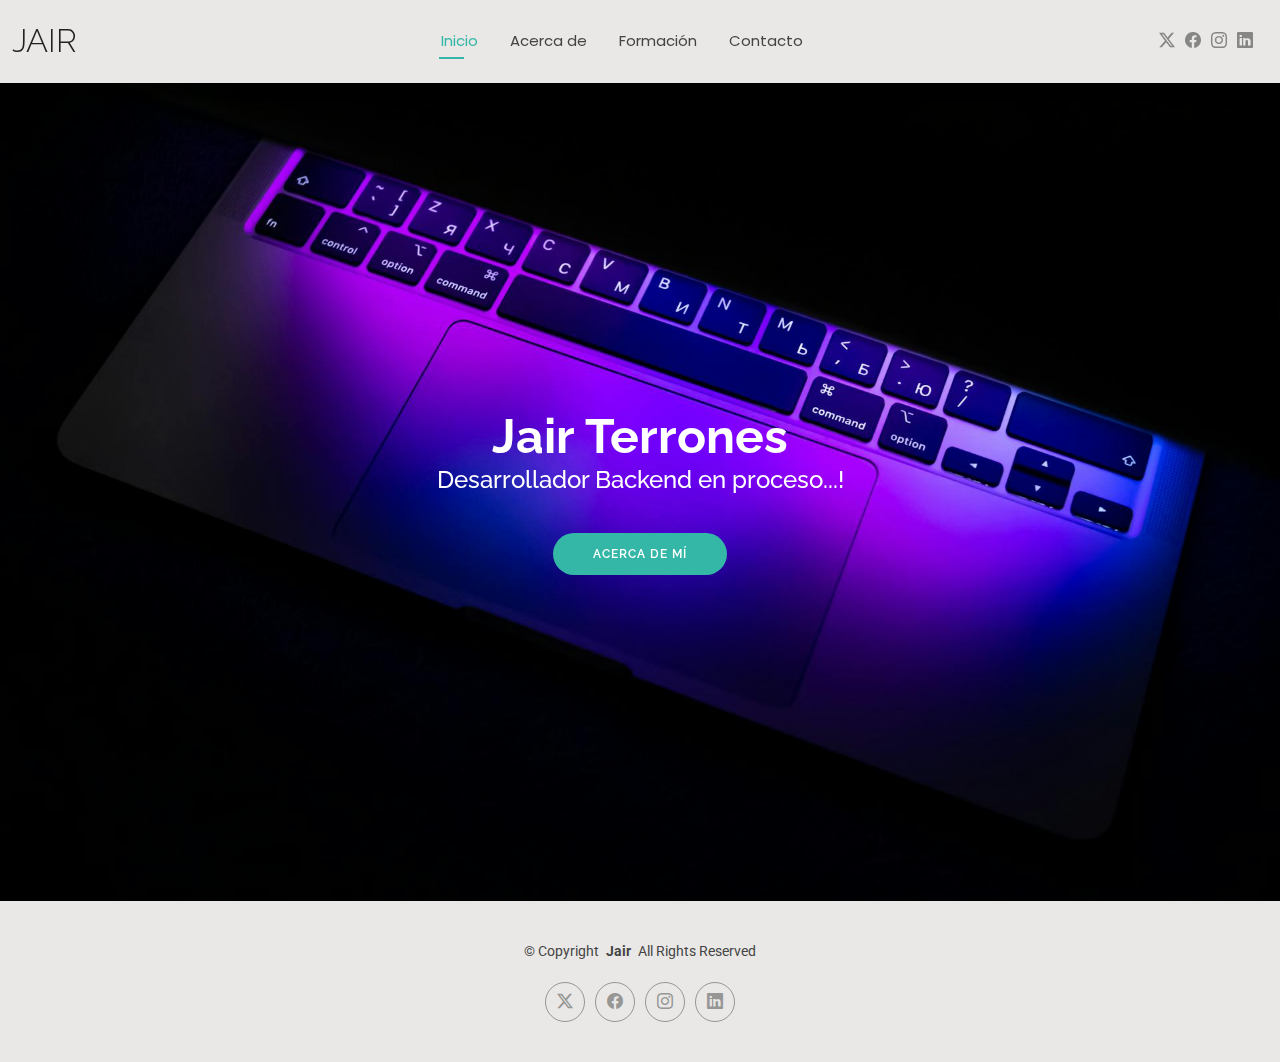
<file: index.html>
<!DOCTYPE html>
<html lang="en">

<head>
  <meta charset="utf-8">
  <meta content="width=device-width, initial-scale=1.0" name="viewport">
  <title>Inicio - Jair Terrones</title>
  <meta name="description" content="">
  <meta name="keywords" content="">

  <!-- Favicons -->
  <link href="assets/img/favicon.png" rel="icon">
  <link href="assets/img/apple-touch-icon.png" rel="apple-touch-icon">

  <!-- Fonts -->
  <link href="https://fonts.googleapis.com" rel="preconnect">
  <link href="https://fonts.gstatic.com" rel="preconnect" crossorigin>
  <link href="https://fonts.googleapis.com/css2?family=Roboto:ital,wght@0,100;0,300;0,400;0,500;0,700;0,900;1,100;1,300;1,400;1,500;1,700;1,900&family=Poppins:ital,wght@0,100;0,200;0,300;0,400;0,500;0,600;0,700;0,800;0,900;1,100;1,200;1,300;1,400;1,500;1,600;1,700;1,800;1,900&family=Raleway:ital,wght@0,100;0,200;0,300;0,400;0,500;0,600;0,700;0,800;0,900;1,100;1,200;1,300;1,400;1,500;1,600;1,700;1,800;1,900&display=swap" rel="stylesheet">

  <!-- Vendor CSS Files -->
  <link href="assets/vendor/bootstrap/css/bootstrap.min.css" rel="stylesheet">
  <link href="assets/vendor/bootstrap-icons/bootstrap-icons.css" rel="stylesheet">
  <link href="assets/vendor/aos/aos.css" rel="stylesheet">
  <link href="assets/vendor/swiper/swiper-bundle.min.css" rel="stylesheet">
  <link href="assets/vendor/glightbox/css/glightbox.min.css" rel="stylesheet">

  <!-- Main CSS File -->
  <link href="assets/css/main.css" rel="stylesheet">

  <!-- =======================================================
  * Template Name: Kelly
  * Template URL: https://bootstrapmade.com/kelly-free-bootstrap-cv-resume-html-template/
  * Updated: Aug 07 2024 with Bootstrap v5.3.3
  * Author: BootstrapMade.com
  * License: https://bootstrapmade.com/license/
  ======================================================== -->
</head>

<body class="index-page">

  <header id="header" class="header d-flex align-items-center light-background sticky-top">
    <div class="container-fluid position-relative d-flex align-items-center justify-content-between">

      <a href="index.html" class="logo d-flex align-items-center me-auto me-xl-0">
        <!-- Uncomment the line below if you also wish to use an image logo -->
        <!-- <img src="assets/img/logo.png" alt=""> -->
        <h1 class="sitename">Jair</h1>
      </a>

      <nav id="navmenu" class="navmenu">
        <ul>
          <li><a href="index.html" class="active">Inicio</a></li>
          <li><a href="about.html">Acerca de</a></li>
          <li><a href="resume.html">Formación</a></li>
          <li><a href="contact.html">Contacto</a></li>
        </ul>
        <i class="mobile-nav-toggle d-xl-none bi bi-list"></i>
      </nav>

      <div class="header-social-links">
        <a href="#" class="twitter"><i class="bi bi-twitter-x"></i></a>
        <a href="#" class="facebook"><i class="bi bi-facebook"></i></a>
        <a href="#" class="instagram"><i class="bi bi-instagram"></i></a>
        <a href="#" class="linkedin"><i class="bi bi-linkedin"></i></a>
      </div>

    </div>
  </header>

  <main class="main">

    <!-- Hero Section -->
    <section id="hero" class="hero section">

      <img src="assets/img/hero5.jpg" alt="" data-aos="fade-in">

      <div class="container text-center" data-aos="zoom-out" data-aos-delay="100">
        <div class="row justify-content-center">
          <div class="col-lg-8">
            <h2 class="text-title">Jair Terrones</h2>
            <h4 class="text-title">Desarrollador Backend en proceso...!</h4>
            <a href="about.html" class="btn-get-started">Acerca de mí</a>
          </div>
        </div>
      </div>

    </section><!-- /Hero Section -->

  </main>

  <footer id="footer" class="footer light-background">

    <div class="container">
      <div class="copyright text-center ">
        <p>© <span>Copyright</span> <strong class="px-1 sitename">Jair</strong> <span>All Rights Reserved<br></span></p>
      </div>
      <div class="social-links d-flex justify-content-center">
        <a href=""><i class="bi bi-twitter-x"></i></a>
        <a href=""><i class="bi bi-facebook"></i></a>
        <a href=""><i class="bi bi-instagram"></i></a>
        <a href=""><i class="bi bi-linkedin"></i></a>
      </div>
    </div>

  </footer>

  <!-- Scroll Top -->
  <a href="#" id="scroll-top" class="scroll-top d-flex align-items-center justify-content-center"><i class="bi bi-arrow-up-short"></i></a>

  <!-- Preloader -->
  <div id="preloader"></div>

  <!-- Vendor JS Files -->
  <script src="assets/vendor/bootstrap/js/bootstrap.bundle.min.js"></script>
  <script src="assets/vendor/php-email-form/validate.js"></script>
  <script src="assets/vendor/aos/aos.js"></script>
  <script src="assets/vendor/waypoints/noframework.waypoints.js"></script>
  <script src="assets/vendor/purecounter/purecounter_vanilla.js"></script>
  <script src="assets/vendor/swiper/swiper-bundle.min.js"></script>
  <script src="assets/vendor/glightbox/js/glightbox.min.js"></script>
  <script src="assets/vendor/imagesloaded/imagesloaded.pkgd.min.js"></script>
  <script src="assets/vendor/isotope-layout/isotope.pkgd.min.js"></script>

  <!-- Main JS File -->
  <script src="assets/js/main.js"></script>

</body>

</html>
</file>
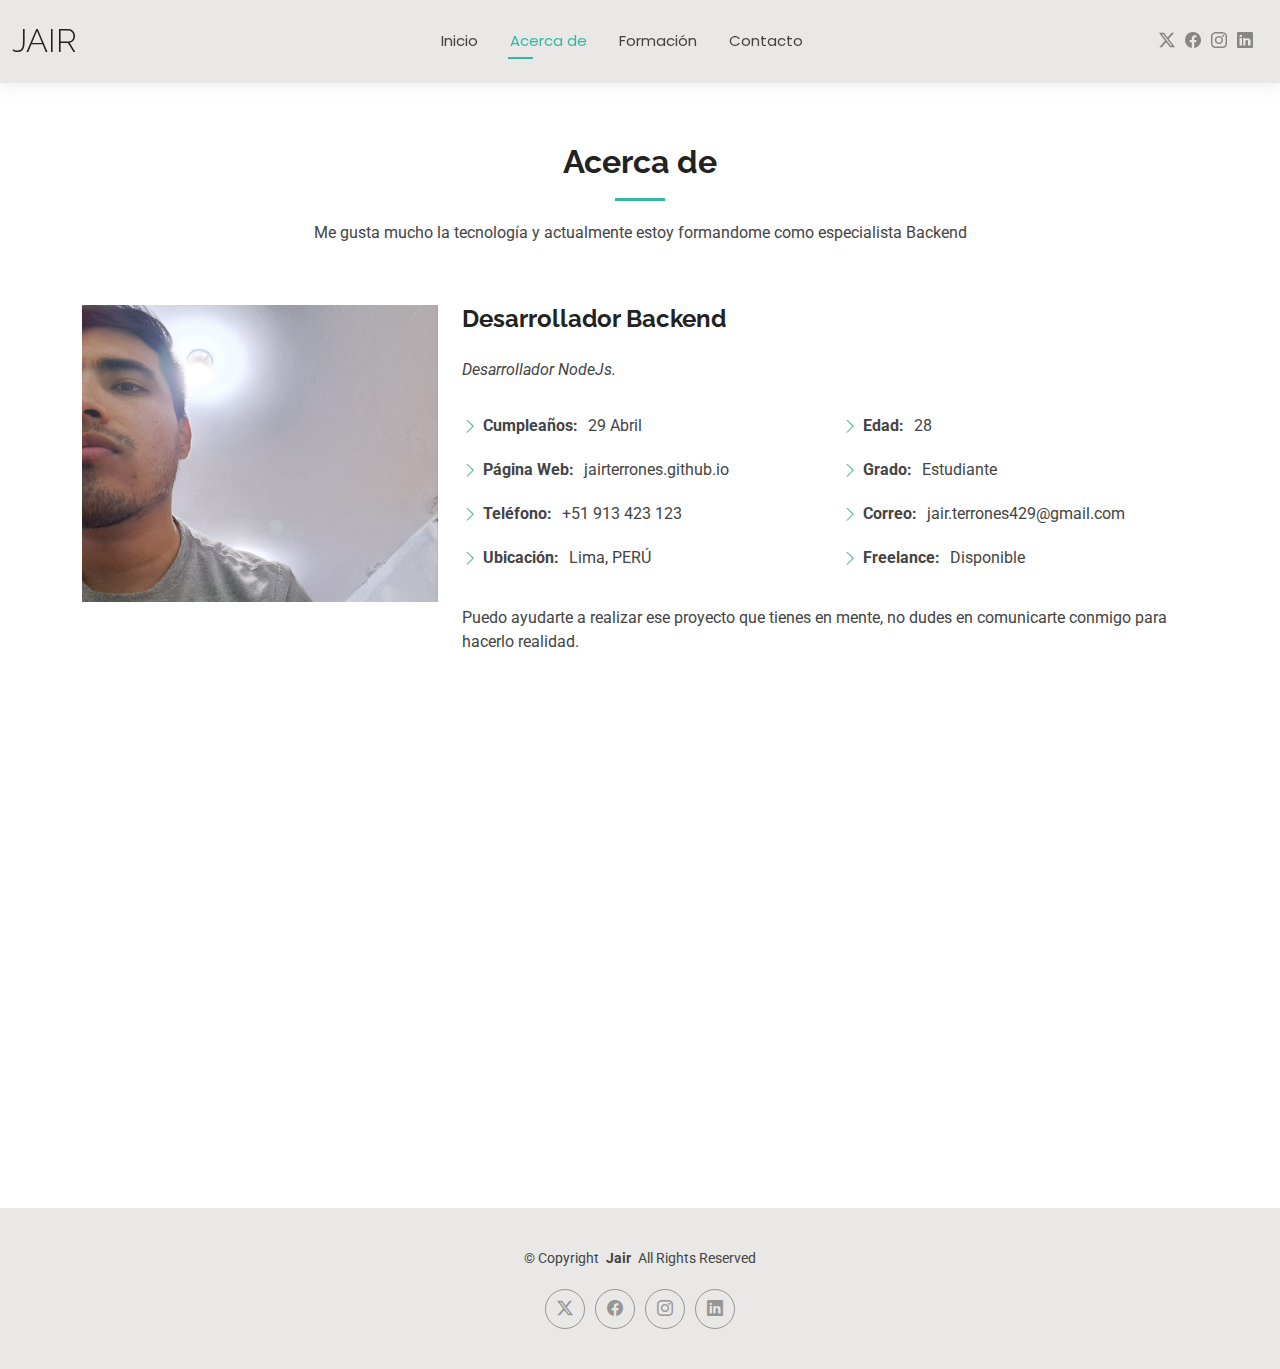
<file: about.html>
<!DOCTYPE html>
<html lang="en">

<head>
  <meta charset="utf-8">
  <meta content="width=device-width, initial-scale=1.0" name="viewport">
  <title>Acerca de - Jair Terrones</title>
  <meta name="description" content="">
  <meta name="keywords" content="">

  <!-- Favicons -->
  <link href="assets/img/favicon.png" rel="icon">
  <link href="assets/img/apple-touch-icon.png" rel="apple-touch-icon">

  <!-- Fonts -->
  <link href="https://fonts.googleapis.com" rel="preconnect">
  <link href="https://fonts.gstatic.com" rel="preconnect" crossorigin>
  <link href="https://fonts.googleapis.com/css2?family=Roboto:ital,wght@0,100;0,300;0,400;0,500;0,700;0,900;1,100;1,300;1,400;1,500;1,700;1,900&family=Poppins:ital,wght@0,100;0,200;0,300;0,400;0,500;0,600;0,700;0,800;0,900;1,100;1,200;1,300;1,400;1,500;1,600;1,700;1,800;1,900&family=Raleway:ital,wght@0,100;0,200;0,300;0,400;0,500;0,600;0,700;0,800;0,900;1,100;1,200;1,300;1,400;1,500;1,600;1,700;1,800;1,900&display=swap" rel="stylesheet">

  <!-- Vendor CSS Files -->
  <link href="assets/vendor/bootstrap/css/bootstrap.min.css" rel="stylesheet">
  <link href="assets/vendor/bootstrap-icons/bootstrap-icons.css" rel="stylesheet">
  <link href="assets/vendor/aos/aos.css" rel="stylesheet">
  <link href="assets/vendor/swiper/swiper-bundle.min.css" rel="stylesheet">
  <link href="assets/vendor/glightbox/css/glightbox.min.css" rel="stylesheet">

  <!-- Main CSS File -->
  <link href="assets/css/main.css" rel="stylesheet">

  <!-- =======================================================
  * Template Name: Kelly
  * Template URL: https://bootstrapmade.com/kelly-free-bootstrap-cv-resume-html-template/
  * Updated: Aug 07 2024 with Bootstrap v5.3.3
  * Author: BootstrapMade.com
  * License: https://bootstrapmade.com/license/
  ======================================================== -->
</head>

<body class="about-page">

  <header id="header" class="header d-flex align-items-center light-background sticky-top">
    <div class="container-fluid position-relative d-flex align-items-center justify-content-between">

      <a href="index.html" class="logo d-flex align-items-center me-auto me-xl-0">
        <!-- Uncomment the line below if you also wish to use an image logo -->
        <!-- <img src="assets/img/logo.png" alt=""> -->
        <h1 class="sitename">Jair</h1>
      </a>

      <nav id="navmenu" class="navmenu">
        <ul>
          <li><a href="index.html">Inicio</a></li>
          <li><a href="about.html" class="active">Acerca de</a></li>
          <li><a href="resume.html">Formación</a></li>
          <li><a href="contact.html">Contacto</a></li>
        </ul>
        <i class="mobile-nav-toggle d-xl-none bi bi-list"></i>
      </nav>

      <div class="header-social-links">
        <a href="#" class="twitter"><i class="bi bi-twitter-x"></i></a>
        <a href="#" class="facebook"><i class="bi bi-facebook"></i></a>
        <a href="#" class="instagram"><i class="bi bi-instagram"></i></a>
        <a href="#" class="linkedin"><i class="bi bi-linkedin"></i></a>
      </div>

    </div>
  </header>

  <main class="main">

    <!-- About Section -->
    <section id="about" class="about section">

      <!-- Section Title -->
      <div class="container section-title" data-aos="fade-up">
        <h2>Acerca de</h2>
        <p>Me gusta mucho la tecnología y actualmente estoy formandome como especialista Backend</p>
      </div><!-- End Section Title -->

      <div class="container" data-aos="fade-up" data-aos-delay="100">

        <div class="row gy-4 justify-content-center">
          <div class="col-lg-4">
            <img src="assets/img/profile-img2.jpeg" class="img-fluid" alt="">
          </div>
          <div class="col-lg-8 content">
            <h2>Desarrollador Backend</h2>
            <p class="fst-italic py-3">
              Desarrollador NodeJs.
            </p>
            <div class="row">
              <div class="col-lg-6">
                <ul>
                  <li><i class="bi bi-chevron-right"></i> <strong>Cumpleaños:</strong> <span>29 Abril</span></li>
                  <li><i class="bi bi-chevron-right"></i> <strong>Página Web:</strong> <span>jairterrones.github.io</span></li>
                  <li><i class="bi bi-chevron-right"></i> <strong>Teléfono:</strong> <span>+51 913 423 123</span></li>
                  <li><i class="bi bi-chevron-right"></i> <strong>Ubicación:</strong> <span>Lima, PERÚ</span></li>
                </ul>
              </div>
              <div class="col-lg-6">
                <ul>
                  <li><i class="bi bi-chevron-right"></i> <strong>Edad:</strong> <span>28</span></li>
                  <li><i class="bi bi-chevron-right"></i> <strong>Grado:</strong> <span>Estudiante</span></li>
                  <li><i class="bi bi-chevron-right"></i> <strong>Correo:</strong> <span>jair.terrones429@gmail.com</span></li>
                  <li><i class="bi bi-chevron-right"></i> <strong>Freelance:</strong> <span>Disponible</span></li>
                </ul>
              </div>
            </div>
            <p class="py-3">
              Puedo ayudarte a realizar ese proyecto que tienes en mente, no dudes en comunicarte conmigo para hacerlo realidad.
            </p>
          </div>
        </div>

      </div>

    </section><!-- /About Section -->

    <!-- Skills Section -->
    <section id="skills" class="skills section">

      <!-- Section Title -->
      <div class="container section-title" data-aos="fade-up">
        <h2>Skills</h2>
        <p>Estos son mis conocimientos que e adquirido como desarrollador.</p>
      </div><!-- End Section Title -->

      <div class="container" data-aos="fade-up" data-aos-delay="100">

        <div class="row skills-content skills-animation">

          <div class="col-lg-6">

            <div class="progress">
              <span class="skill"><span>HTML</span> <i class="val">100%</i></span>
              <div class="progress-bar-wrap">
                <div class="progress-bar" role="progressbar" aria-valuenow="100" aria-valuemin="0" aria-valuemax="100"></div>
              </div>
            </div><!-- End Skills Item -->

            <div class="progress">
              <span class="skill"><span>CSS</span> <i class="val">90%</i></span>
              <div class="progress-bar-wrap">
                <div class="progress-bar" role="progressbar" aria-valuenow="90" aria-valuemin="0" aria-valuemax="100"></div>
              </div>
            </div><!-- End Skills Item -->

            <div class="progress">
              <span class="skill"><span>JavaScript</span> <i class="val">75%</i></span>
              <div class="progress-bar-wrap">
                <div class="progress-bar" role="progressbar" aria-valuenow="75" aria-valuemin="0" aria-valuemax="100"></div>
              </div>
            </div><!-- End Skills Item -->

          </div>

          <div class="col-lg-6">

            <div class="progress">
              <span class="skill"><span>ELEMENTOR</span> <i class="val">80%</i></span>
              <div class="progress-bar-wrap">
                <div class="progress-bar" role="progressbar" aria-valuenow="80" aria-valuemin="0" aria-valuemax="100"></div>
              </div>
            </div><!-- End Skills Item -->

            <div class="progress">
              <span class="skill"><span>WordPress/CMS</span> <i class="val">90%</i></span>
              <div class="progress-bar-wrap">
                <div class="progress-bar" role="progressbar" aria-valuenow="90" aria-valuemin="0" aria-valuemax="100"></div>
              </div>
            </div><!-- End Skills Item -->

            <div class="progress">
              <span class="skill"><span>Photoshop</span> <i class="val">55%</i></span>
              <div class="progress-bar-wrap">
                <div class="progress-bar" role="progressbar" aria-valuenow="55" aria-valuemin="0" aria-valuemax="100"></div>
              </div>
            </div><!-- End Skills Item -->

          </div>

        </div>

      </div>

    </section><!-- /Skills Section -->


  </main>

  <footer id="footer" class="footer light-background">

    <div class="container">
      <div class="copyright text-center ">
        <p>© <span>Copyright</span> <strong class="px-1 sitename">Jair</strong> <span>All Rights Reserved<br></span></p>
      </div>
      <div class="social-links d-flex justify-content-center">
        <a href=""><i class="bi bi-twitter-x"></i></a>
        <a href=""><i class="bi bi-facebook"></i></a>
        <a href=""><i class="bi bi-instagram"></i></a>
        <a href=""><i class="bi bi-linkedin"></i></a>
      </div>
    </div>

  </footer>

  <!-- Scroll Top -->
  <a href="#" id="scroll-top" class="scroll-top d-flex align-items-center justify-content-center"><i class="bi bi-arrow-up-short"></i></a>

  <!-- Preloader -->
  <div id="preloader"></div>

  <!-- Vendor JS Files -->
  <script src="assets/vendor/bootstrap/js/bootstrap.bundle.min.js"></script>
  <script src="assets/vendor/php-email-form/validate.js"></script>
  <script src="assets/vendor/aos/aos.js"></script>
  <script src="assets/vendor/waypoints/noframework.waypoints.js"></script>
  <script src="assets/vendor/purecounter/purecounter_vanilla.js"></script>
  <script src="assets/vendor/swiper/swiper-bundle.min.js"></script>
  <script src="assets/vendor/glightbox/js/glightbox.min.js"></script>
  <script src="assets/vendor/imagesloaded/imagesloaded.pkgd.min.js"></script>
  <script src="assets/vendor/isotope-layout/isotope.pkgd.min.js"></script>

  <!-- Main JS File -->
  <script src="assets/js/main.js"></script>

</body>

</html>
</file>
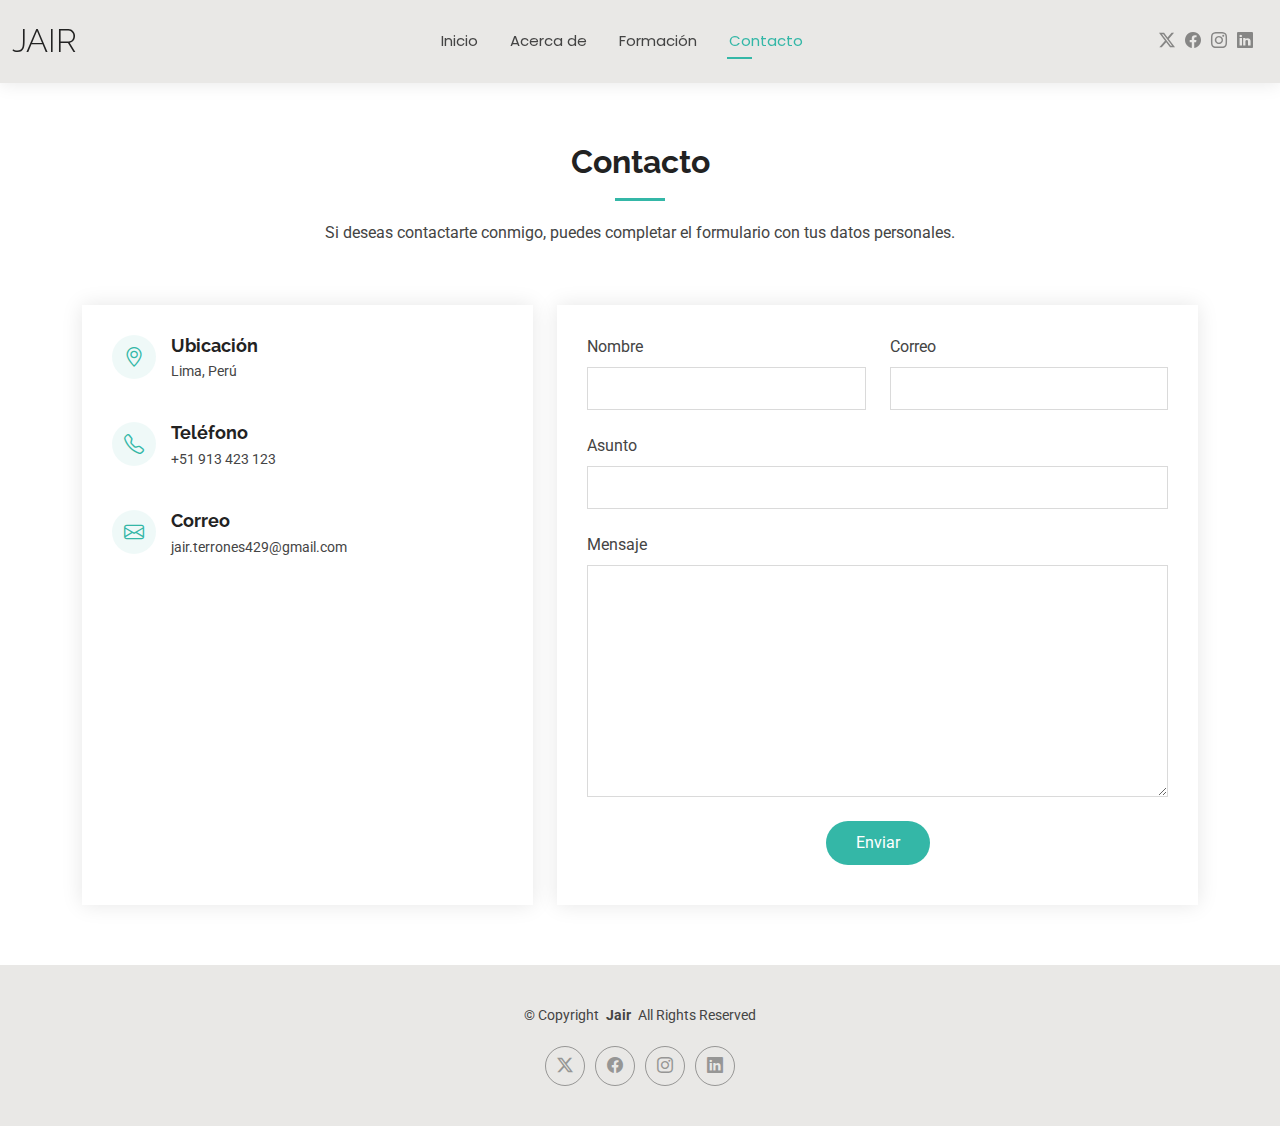
<file: contact.html>
<!DOCTYPE html>
<html lang="en">

<head>
  <meta charset="utf-8">
  <meta content="width=device-width, initial-scale=1.0" name="viewport">
  <title>Contacto - Jair Terrones</title>
  <meta name="description" content="">
  <meta name="keywords" content="">

  <!-- Favicons -->
  <link href="assets/img/favicon.png" rel="icon">
  <link href="assets/img/apple-touch-icon.png" rel="apple-touch-icon">

  <!-- Fonts -->
  <link href="https://fonts.googleapis.com" rel="preconnect">
  <link href="https://fonts.gstatic.com" rel="preconnect" crossorigin>
  <link href="https://fonts.googleapis.com/css2?family=Roboto:ital,wght@0,100;0,300;0,400;0,500;0,700;0,900;1,100;1,300;1,400;1,500;1,700;1,900&family=Poppins:ital,wght@0,100;0,200;0,300;0,400;0,500;0,600;0,700;0,800;0,900;1,100;1,200;1,300;1,400;1,500;1,600;1,700;1,800;1,900&family=Raleway:ital,wght@0,100;0,200;0,300;0,400;0,500;0,600;0,700;0,800;0,900;1,100;1,200;1,300;1,400;1,500;1,600;1,700;1,800;1,900&display=swap" rel="stylesheet">

  <!-- Vendor CSS Files -->
  <link href="assets/vendor/bootstrap/css/bootstrap.min.css" rel="stylesheet">
  <link href="assets/vendor/bootstrap-icons/bootstrap-icons.css" rel="stylesheet">
  <link href="assets/vendor/aos/aos.css" rel="stylesheet">
  <link href="assets/vendor/swiper/swiper-bundle.min.css" rel="stylesheet">
  <link href="assets/vendor/glightbox/css/glightbox.min.css" rel="stylesheet">

  <!-- Main CSS File -->
  <link href="assets/css/main.css" rel="stylesheet">

  <!-- =======================================================
  * Template Name: Kelly
  * Template URL: https://bootstrapmade.com/kelly-free-bootstrap-cv-resume-html-template/
  * Updated: Aug 07 2024 with Bootstrap v5.3.3
  * Author: BootstrapMade.com
  * License: https://bootstrapmade.com/license/
  ======================================================== -->
</head>

<body class="contact-page">

  <header id="header" class="header d-flex align-items-center light-background sticky-top">
    <div class="container-fluid position-relative d-flex align-items-center justify-content-between">

      <a href="index.html" class="logo d-flex align-items-center me-auto me-xl-0">
        <!-- Uncomment the line below if you also wish to use an image logo -->
        <!-- <img src="assets/img/logo.png" alt=""> -->
        <h1 class="sitename">Jair</h1>
      </a>

      <nav id="navmenu" class="navmenu">
        <ul>
          <li><a href="index.html">Inicio</a></li>
          <li><a href="about.html">Acerca de</a></li>
          <li><a href="resume.html">Formación</a></li>
          <li><a href="contact.html" class="active">Contacto</a></li>
        </ul>
        <i class="mobile-nav-toggle d-xl-none bi bi-list"></i>
      </nav>

      <div class="header-social-links">
        <a href="#" class="twitter"><i class="bi bi-twitter-x"></i></a>
        <a href="#" class="facebook"><i class="bi bi-facebook"></i></a>
        <a href="#" class="instagram"><i class="bi bi-instagram"></i></a>
        <a href="#" class="linkedin"><i class="bi bi-linkedin"></i></a>
      </div>

    </div>
  </header>

  <main class="main">

    <!-- Contact Section -->
    <section id="contact" class="contact section">

      <!-- Section Title -->
      <div class="container section-title" data-aos="fade-up">
        <h2>Contacto</h2>
        <p>Si deseas contactarte conmigo, puedes completar el formulario con tus datos personales.</p>
      </div><!-- End Section Title -->

      <div class="container" data-aos="fade-up" data-aos-delay="100">

        <div class="row gy-4">

          <div class="col-lg-5">

            <div class="info-wrap">
              <div class="info-item d-flex" data-aos="fade-up" data-aos-delay="200">
                <i class="bi bi-geo-alt flex-shrink-0"></i>
                <div>
                  <h3>Ubicación</h3>
                  <p>Lima, Perú</p>
                </div>
              </div><!-- End Info Item -->

              <div class="info-item d-flex" data-aos="fade-up" data-aos-delay="300">
                <i class="bi bi-telephone flex-shrink-0"></i>
                <div>
                  <h3>Teléfono</h3>
                  <p>+51 913 423 123</p>
                </div>
              </div><!-- End Info Item -->

              <div class="info-item d-flex" data-aos="fade-up" data-aos-delay="400">
                <i class="bi bi-envelope flex-shrink-0"></i>
                <div>
                  <h3>Correo</h3>
                  <p>jair.terrones429@gmail.com</p>
                </div>
              </div><!-- End Info Item -->

              <iframe src="https://www.google.com/maps/embed?pb=!1m18!1m12!1m3!1d3900.8600553748174!2d-77.0329389240267!3d-12.12172624330283!2m3!1f0!2f0!3f0!3m2!1i1024!2i768!4f13.1!3m3!1m2!1s0x9105c81e30b6695f%3A0x1015ccad533f5be5!2sParque%20John%20F.%20Kennedy!5e0!3m2!1ses-419!2spe!4v1759627865803!5m2!1ses-419!2spe" frameborder="0" style="border:0; width: 100%; height: 270px;" allowfullscreen="" loading="lazy" referrerpolicy="no-referrer-when-downgrade"></iframe>
            </div>
          </div>

          <div class="col-lg-7">
            <form action="forms/contact.php" method="post" class="php-email-form" data-aos="fade-up" data-aos-delay="200">
              <div class="row gy-4">

                <div class="col-md-6">
                  <label for="name-field" class="pb-2">Nombre</label>
                  <input type="text" name="name" id="name-field" class="form-control" required="">
                </div>

                <div class="col-md-6">
                  <label for="email-field" class="pb-2">Correo</label>
                  <input type="email" class="form-control" name="email" id="email-field" required="">
                </div>

                <div class="col-md-12">
                  <label for="subject-field" class="pb-2">Asunto</label>
                  <input type="text" class="form-control" name="subject" id="subject-field" required="">
                </div>

                <div class="col-md-12">
                  <label for="message-field" class="pb-2">Mensaje</label>
                  <textarea class="form-control" name="message" rows="10" id="message-field" required=""></textarea>
                </div>

                <div class="col-md-12 text-center">
                  <div class="loading">Loading</div>
                  <div class="error-message"></div>
                  <div class="sent-message">Your message has been sent. Thank you!</div>

                  <button type="submit">Enviar</button>
                </div>

              </div>
            </form>
          </div><!-- End Contact Form -->

        </div>

      </div>

    </section><!-- /Contact Section -->

  </main>

  <footer id="footer" class="footer light-background">

    <div class="container">
      <div class="copyright text-center ">
        <p>© <span>Copyright</span> <strong class="px-1 sitename">Jair</strong> <span>All Rights Reserved<br></span></p>
      </div>
      <div class="social-links d-flex justify-content-center">
        <a href=""><i class="bi bi-twitter-x"></i></a>
        <a href=""><i class="bi bi-facebook"></i></a>
        <a href=""><i class="bi bi-instagram"></i></a>
        <a href=""><i class="bi bi-linkedin"></i></a>
      </div>
    </div>

  </footer>

  <!-- Scroll Top -->
  <a href="#" id="scroll-top" class="scroll-top d-flex align-items-center justify-content-center"><i class="bi bi-arrow-up-short"></i></a>

  <!-- Preloader -->
  <div id="preloader"></div>

  <!-- Vendor JS Files -->
  <script src="assets/vendor/bootstrap/js/bootstrap.bundle.min.js"></script>
  <script src="assets/vendor/php-email-form/validate.js"></script>
  <script src="assets/vendor/aos/aos.js"></script>
  <script src="assets/vendor/waypoints/noframework.waypoints.js"></script>
  <script src="assets/vendor/purecounter/purecounter_vanilla.js"></script>
  <script src="assets/vendor/swiper/swiper-bundle.min.js"></script>
  <script src="assets/vendor/glightbox/js/glightbox.min.js"></script>
  <script src="assets/vendor/imagesloaded/imagesloaded.pkgd.min.js"></script>
  <script src="assets/vendor/isotope-layout/isotope.pkgd.min.js"></script>

  <!-- Main JS File -->
  <script src="assets/js/main.js"></script>

</body>

</html>
</file>
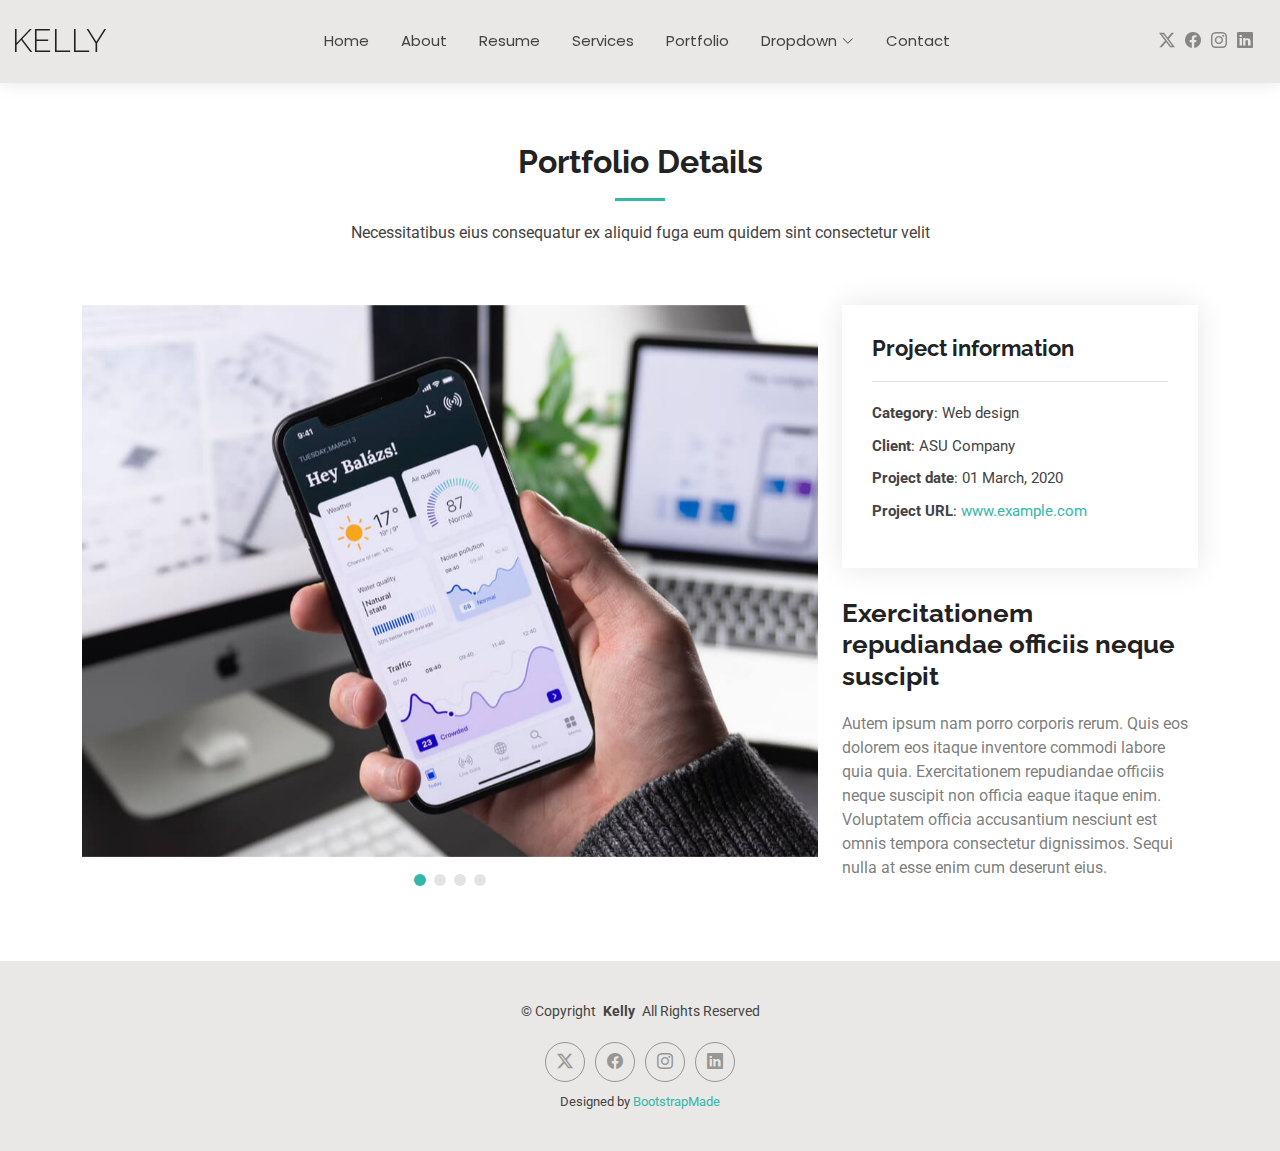
<file: portfolio-details.html>
<!DOCTYPE html>
<html lang="en">

<head>
  <meta charset="utf-8">
  <meta content="width=device-width, initial-scale=1.0" name="viewport">
  <title>Portfolio Details - Kelly Bootstrap Template</title>
  <meta name="description" content="">
  <meta name="keywords" content="">

  <!-- Favicons -->
  <link href="assets/img/favicon.png" rel="icon">
  <link href="assets/img/apple-touch-icon.png" rel="apple-touch-icon">

  <!-- Fonts -->
  <link href="https://fonts.googleapis.com" rel="preconnect">
  <link href="https://fonts.gstatic.com" rel="preconnect" crossorigin>
  <link href="https://fonts.googleapis.com/css2?family=Roboto:ital,wght@0,100;0,300;0,400;0,500;0,700;0,900;1,100;1,300;1,400;1,500;1,700;1,900&family=Poppins:ital,wght@0,100;0,200;0,300;0,400;0,500;0,600;0,700;0,800;0,900;1,100;1,200;1,300;1,400;1,500;1,600;1,700;1,800;1,900&family=Raleway:ital,wght@0,100;0,200;0,300;0,400;0,500;0,600;0,700;0,800;0,900;1,100;1,200;1,300;1,400;1,500;1,600;1,700;1,800;1,900&display=swap" rel="stylesheet">

  <!-- Vendor CSS Files -->
  <link href="assets/vendor/bootstrap/css/bootstrap.min.css" rel="stylesheet">
  <link href="assets/vendor/bootstrap-icons/bootstrap-icons.css" rel="stylesheet">
  <link href="assets/vendor/aos/aos.css" rel="stylesheet">
  <link href="assets/vendor/swiper/swiper-bundle.min.css" rel="stylesheet">
  <link href="assets/vendor/glightbox/css/glightbox.min.css" rel="stylesheet">

  <!-- Main CSS File -->
  <link href="assets/css/main.css" rel="stylesheet">

  <!-- =======================================================
  * Template Name: Kelly
  * Template URL: https://bootstrapmade.com/kelly-free-bootstrap-cv-resume-html-template/
  * Updated: Aug 07 2024 with Bootstrap v5.3.3
  * Author: BootstrapMade.com
  * License: https://bootstrapmade.com/license/
  ======================================================== -->
</head>

<body class="portfolio-details-page">

  <header id="header" class="header d-flex align-items-center light-background sticky-top">
    <div class="container-fluid position-relative d-flex align-items-center justify-content-between">

      <a href="index.html" class="logo d-flex align-items-center me-auto me-xl-0">
        <!-- Uncomment the line below if you also wish to use an image logo -->
        <!-- <img src="assets/img/logo.png" alt=""> -->
        <h1 class="sitename">Kelly</h1>
      </a>

      <nav id="navmenu" class="navmenu">
        <ul>
          <li><a href="index.html">Home</a></li>
          <li><a href="about.html">About</a></li>
          <li><a href="resume.html">Resume</a></li>
          <li><a href="services.html">Services</a></li>
          <li><a href="portfolio.html">Portfolio</a></li>
          <li class="dropdown"><a href="#"><span>Dropdown</span> <i class="bi bi-chevron-down toggle-dropdown"></i></a>
            <ul>
              <li><a href="#">Dropdown 1</a></li>
              <li class="dropdown"><a href="#"><span>Deep Dropdown</span> <i class="bi bi-chevron-down toggle-dropdown"></i></a>
                <ul>
                  <li><a href="#">Deep Dropdown 1</a></li>
                  <li><a href="#">Deep Dropdown 2</a></li>
                  <li><a href="#">Deep Dropdown 3</a></li>
                  <li><a href="#">Deep Dropdown 4</a></li>
                  <li><a href="#">Deep Dropdown 5</a></li>
                </ul>
              </li>
              <li><a href="#">Dropdown 2</a></li>
              <li><a href="#">Dropdown 3</a></li>
              <li><a href="#">Dropdown 4</a></li>
            </ul>
          </li>
          <li><a href="contact.html">Contact</a></li>
        </ul>
        <i class="mobile-nav-toggle d-xl-none bi bi-list"></i>
      </nav>

      <div class="header-social-links">
        <a href="#" class="twitter"><i class="bi bi-twitter-x"></i></a>
        <a href="#" class="facebook"><i class="bi bi-facebook"></i></a>
        <a href="#" class="instagram"><i class="bi bi-instagram"></i></a>
        <a href="#" class="linkedin"><i class="bi bi-linkedin"></i></a>
      </div>

    </div>
  </header>

  <main class="main">

    <!-- Portfolio Details Section -->
    <section id="portfolio-details" class="portfolio-details section">

      <!-- Section Title -->
      <div class="container section-title" data-aos="fade-up">
        <h2>Portfolio Details</h2>
        <p>Necessitatibus eius consequatur ex aliquid fuga eum quidem sint consectetur velit</p>
      </div><!-- End Section Title -->

      <div class="container" data-aos="fade-up" data-aos-delay="100">

        <div class="row gy-4">

          <div class="col-lg-8">
            <div class="portfolio-details-slider swiper init-swiper">

              <script type="application/json" class="swiper-config">
                {
                  "loop": true,
                  "speed": 600,
                  "autoplay": {
                    "delay": 5000
                  },
                  "slidesPerView": "auto",
                  "pagination": {
                    "el": ".swiper-pagination",
                    "type": "bullets",
                    "clickable": true
                  }
                }
              </script>

              <div class="swiper-wrapper align-items-center">

                <div class="swiper-slide">
                  <img src="assets/img/portfolio/app-1.jpg" alt="">
                </div>

                <div class="swiper-slide">
                  <img src="assets/img/portfolio/product-1.jpg" alt="">
                </div>

                <div class="swiper-slide">
                  <img src="assets/img/portfolio/branding-1.jpg" alt="">
                </div>

                <div class="swiper-slide">
                  <img src="assets/img/portfolio/books-1.jpg" alt="">
                </div>

              </div>
              <div class="swiper-pagination"></div>
            </div>
          </div>

          <div class="col-lg-4">
            <div class="portfolio-info" data-aos="fade-up" data-aos-delay="200">
              <h3>Project information</h3>
              <ul>
                <li><strong>Category</strong>: Web design</li>
                <li><strong>Client</strong>: ASU Company</li>
                <li><strong>Project date</strong>: 01 March, 2020</li>
                <li><strong>Project URL</strong>: <a href="#">www.example.com</a></li>
              </ul>
            </div>
            <div class="portfolio-description" data-aos="fade-up" data-aos-delay="300">
              <h2>Exercitationem repudiandae officiis neque suscipit</h2>
              <p>
                Autem ipsum nam porro corporis rerum. Quis eos dolorem eos itaque inventore commodi labore quia quia. Exercitationem repudiandae officiis neque suscipit non officia eaque itaque enim. Voluptatem officia accusantium nesciunt est omnis tempora consectetur dignissimos. Sequi nulla at esse enim cum deserunt eius.
              </p>
            </div>
          </div>

        </div>

      </div>

    </section><!-- /Portfolio Details Section -->

  </main>

  <footer id="footer" class="footer light-background">

    <div class="container">
      <div class="copyright text-center ">
        <p>© <span>Copyright</span> <strong class="px-1 sitename">Kelly</strong> <span>All Rights Reserved<br></span></p>
      </div>
      <div class="social-links d-flex justify-content-center">
        <a href=""><i class="bi bi-twitter-x"></i></a>
        <a href=""><i class="bi bi-facebook"></i></a>
        <a href=""><i class="bi bi-instagram"></i></a>
        <a href=""><i class="bi bi-linkedin"></i></a>
      </div>
      <div class="credits">
        <!-- All the links in the footer should remain intact. -->
        <!-- You can delete the links only if you've purchased the pro version. -->
        <!-- Licensing information: https://bootstrapmade.com/license/ -->
        <!-- Purchase the pro version with working PHP/AJAX contact form: [buy-url] -->
        Designed by <a href="https://bootstrapmade.com/">BootstrapMade</a>
      </div>
    </div>

  </footer>

  <!-- Scroll Top -->
  <a href="#" id="scroll-top" class="scroll-top d-flex align-items-center justify-content-center"><i class="bi bi-arrow-up-short"></i></a>

  <!-- Preloader -->
  <div id="preloader"></div>

  <!-- Vendor JS Files -->
  <script src="assets/vendor/bootstrap/js/bootstrap.bundle.min.js"></script>
  <script src="assets/vendor/php-email-form/validate.js"></script>
  <script src="assets/vendor/aos/aos.js"></script>
  <script src="assets/vendor/waypoints/noframework.waypoints.js"></script>
  <script src="assets/vendor/purecounter/purecounter_vanilla.js"></script>
  <script src="assets/vendor/swiper/swiper-bundle.min.js"></script>
  <script src="assets/vendor/glightbox/js/glightbox.min.js"></script>
  <script src="assets/vendor/imagesloaded/imagesloaded.pkgd.min.js"></script>
  <script src="assets/vendor/isotope-layout/isotope.pkgd.min.js"></script>

  <!-- Main JS File -->
  <script src="assets/js/main.js"></script>

</body>

</html>
</file>
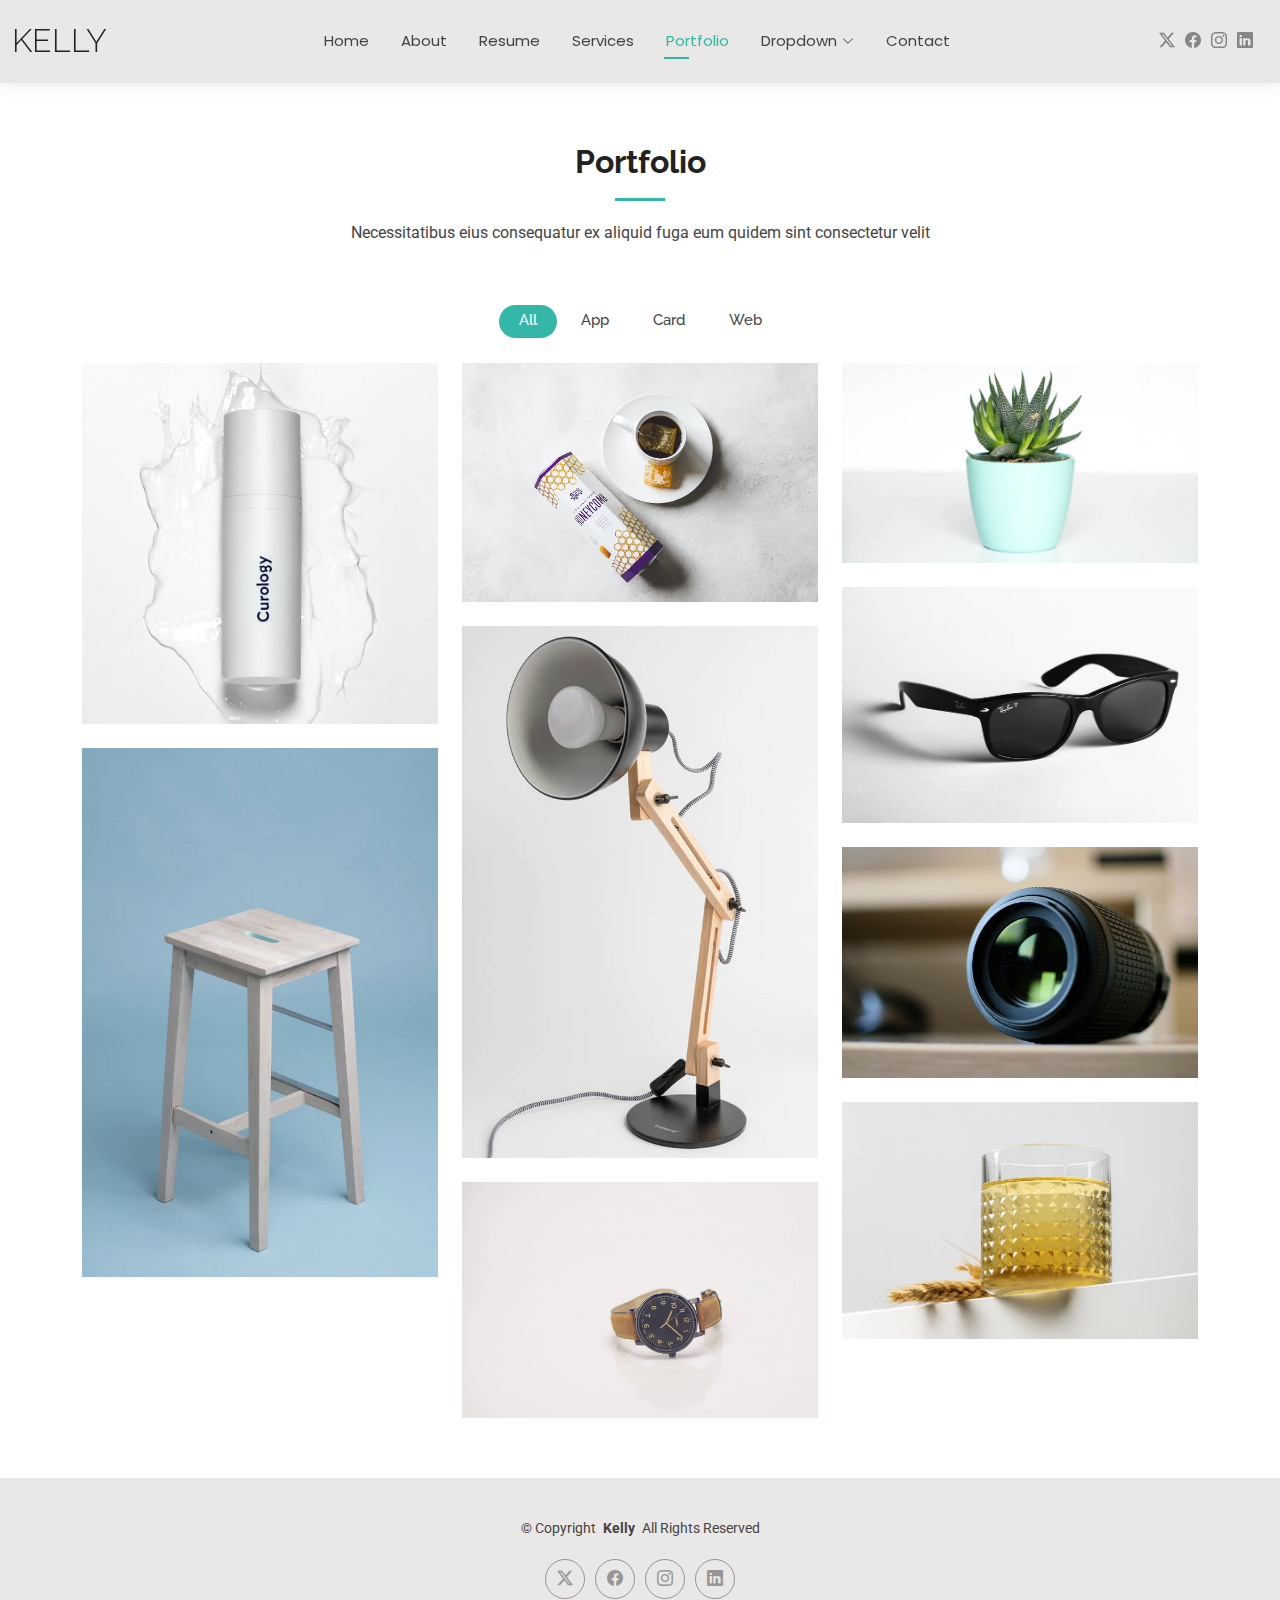
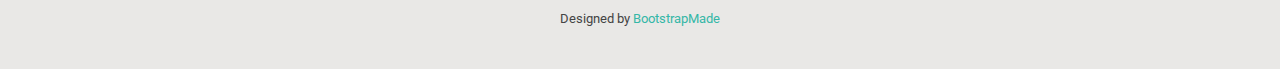
<file: portfolio.html>
<!DOCTYPE html>
<html lang="en">

<head>
  <meta charset="utf-8">
  <meta content="width=device-width, initial-scale=1.0" name="viewport">
  <title>Portfolio - Kelly Bootstrap Template</title>
  <meta name="description" content="">
  <meta name="keywords" content="">

  <!-- Favicons -->
  <link href="assets/img/favicon.png" rel="icon">
  <link href="assets/img/apple-touch-icon.png" rel="apple-touch-icon">

  <!-- Fonts -->
  <link href="https://fonts.googleapis.com" rel="preconnect">
  <link href="https://fonts.gstatic.com" rel="preconnect" crossorigin>
  <link href="https://fonts.googleapis.com/css2?family=Roboto:ital,wght@0,100;0,300;0,400;0,500;0,700;0,900;1,100;1,300;1,400;1,500;1,700;1,900&family=Poppins:ital,wght@0,100;0,200;0,300;0,400;0,500;0,600;0,700;0,800;0,900;1,100;1,200;1,300;1,400;1,500;1,600;1,700;1,800;1,900&family=Raleway:ital,wght@0,100;0,200;0,300;0,400;0,500;0,600;0,700;0,800;0,900;1,100;1,200;1,300;1,400;1,500;1,600;1,700;1,800;1,900&display=swap" rel="stylesheet">

  <!-- Vendor CSS Files -->
  <link href="assets/vendor/bootstrap/css/bootstrap.min.css" rel="stylesheet">
  <link href="assets/vendor/bootstrap-icons/bootstrap-icons.css" rel="stylesheet">
  <link href="assets/vendor/aos/aos.css" rel="stylesheet">
  <link href="assets/vendor/swiper/swiper-bundle.min.css" rel="stylesheet">
  <link href="assets/vendor/glightbox/css/glightbox.min.css" rel="stylesheet">

  <!-- Main CSS File -->
  <link href="assets/css/main.css" rel="stylesheet">

  <!-- =======================================================
  * Template Name: Kelly
  * Template URL: https://bootstrapmade.com/kelly-free-bootstrap-cv-resume-html-template/
  * Updated: Aug 07 2024 with Bootstrap v5.3.3
  * Author: BootstrapMade.com
  * License: https://bootstrapmade.com/license/
  ======================================================== -->
</head>

<body class="portfolio-page">

  <header id="header" class="header d-flex align-items-center light-background sticky-top">
    <div class="container-fluid position-relative d-flex align-items-center justify-content-between">

      <a href="index.html" class="logo d-flex align-items-center me-auto me-xl-0">
        <!-- Uncomment the line below if you also wish to use an image logo -->
        <!-- <img src="assets/img/logo.png" alt=""> -->
        <h1 class="sitename">Kelly</h1>
      </a>

      <nav id="navmenu" class="navmenu">
        <ul>
          <li><a href="index.html">Home</a></li>
          <li><a href="about.html">About</a></li>
          <li><a href="resume.html">Resume</a></li>
          <li><a href="services.html">Services</a></li>
          <li><a href="portfolio.html" class="active">Portfolio</a></li>
          <li class="dropdown"><a href="#"><span>Dropdown</span> <i class="bi bi-chevron-down toggle-dropdown"></i></a>
            <ul>
              <li><a href="#">Dropdown 1</a></li>
              <li class="dropdown"><a href="#"><span>Deep Dropdown</span> <i class="bi bi-chevron-down toggle-dropdown"></i></a>
                <ul>
                  <li><a href="#">Deep Dropdown 1</a></li>
                  <li><a href="#">Deep Dropdown 2</a></li>
                  <li><a href="#">Deep Dropdown 3</a></li>
                  <li><a href="#">Deep Dropdown 4</a></li>
                  <li><a href="#">Deep Dropdown 5</a></li>
                </ul>
              </li>
              <li><a href="#">Dropdown 2</a></li>
              <li><a href="#">Dropdown 3</a></li>
              <li><a href="#">Dropdown 4</a></li>
            </ul>
          </li>
          <li><a href="contact.html">Contact</a></li>
        </ul>
        <i class="mobile-nav-toggle d-xl-none bi bi-list"></i>
      </nav>

      <div class="header-social-links">
        <a href="#" class="twitter"><i class="bi bi-twitter-x"></i></a>
        <a href="#" class="facebook"><i class="bi bi-facebook"></i></a>
        <a href="#" class="instagram"><i class="bi bi-instagram"></i></a>
        <a href="#" class="linkedin"><i class="bi bi-linkedin"></i></a>
      </div>

    </div>
  </header>

  <main class="main">

    <!-- Portfolio Section -->
    <section id="portfolio" class="portfolio section">

      <!-- Section Title -->
      <div class="container section-title" data-aos="fade-up">
        <h2>Portfolio</h2>
        <p>Necessitatibus eius consequatur ex aliquid fuga eum quidem sint consectetur velit</p>
      </div><!-- End Section Title -->

      <div class="container">

        <div class="isotope-layout" data-default-filter="*" data-layout="masonry" data-sort="original-order">

          <ul class="portfolio-filters isotope-filters" data-aos="fade-up" data-aos-delay="100">
            <li data-filter="*" class="filter-active">All</li>
            <li data-filter=".filter-app">App</li>
            <li data-filter=".filter-product">Card</li>
            <li data-filter=".filter-branding">Web</li>
          </ul><!-- End Portfolio Filters -->

          <div class="row gy-4 isotope-container" data-aos="fade-up" data-aos-delay="200">

            <div class="col-lg-4 col-md-6 portfolio-item isotope-item filter-app">
              <img src="assets/img/masonry-portfolio/masonry-portfolio-1.jpg" class="img-fluid" alt="">
              <div class="portfolio-info">
                <h4>App 1</h4>
                <p>Lorem ipsum, dolor sit</p>
                <a href="assets/img/masonry-portfolio/masonry-portfolio-1.jpg" title="App 1" data-gallery="portfolio-gallery-app" class="glightbox preview-link"><i class="bi bi-zoom-in"></i></a>
                <a href="portfolio-details.html" title="More Details" class="details-link"><i class="bi bi-link-45deg"></i></a>
              </div>
            </div><!-- End Portfolio Item -->

            <div class="col-lg-4 col-md-6 portfolio-item isotope-item filter-product">
              <img src="assets/img/masonry-portfolio/masonry-portfolio-2.jpg" class="img-fluid" alt="">
              <div class="portfolio-info">
                <h4>Product 1</h4>
                <p>Lorem ipsum, dolor sit</p>
                <a href="assets/img/masonry-portfolio/masonry-portfolio-2.jpg" title="Product 1" data-gallery="portfolio-gallery-product" class="glightbox preview-link"><i class="bi bi-zoom-in"></i></a>
                <a href="portfolio-details.html" title="More Details" class="details-link"><i class="bi bi-link-45deg"></i></a>
              </div>
            </div><!-- End Portfolio Item -->

            <div class="col-lg-4 col-md-6 portfolio-item isotope-item filter-branding">
              <img src="assets/img/masonry-portfolio/masonry-portfolio-3.jpg" class="img-fluid" alt="">
              <div class="portfolio-info">
                <h4>Branding 1</h4>
                <p>Lorem ipsum, dolor sit</p>
                <a href="assets/img/masonry-portfolio/masonry-portfolio-3.jpg" title="Branding 1" data-gallery="portfolio-gallery-branding" class="glightbox preview-link"><i class="bi bi-zoom-in"></i></a>
                <a href="portfolio-details.html" title="More Details" class="details-link"><i class="bi bi-link-45deg"></i></a>
              </div>
            </div><!-- End Portfolio Item -->

            <div class="col-lg-4 col-md-6 portfolio-item isotope-item filter-app">
              <img src="assets/img/masonry-portfolio/masonry-portfolio-4.jpg" class="img-fluid" alt="">
              <div class="portfolio-info">
                <h4>App 2</h4>
                <p>Lorem ipsum, dolor sit</p>
                <a href="assets/img/masonry-portfolio/masonry-portfolio-4.jpg" title="App 2" data-gallery="portfolio-gallery-app" class="glightbox preview-link"><i class="bi bi-zoom-in"></i></a>
                <a href="portfolio-details.html" title="More Details" class="details-link"><i class="bi bi-link-45deg"></i></a>
              </div>
            </div><!-- End Portfolio Item -->

            <div class="col-lg-4 col-md-6 portfolio-item isotope-item filter-product">
              <img src="assets/img/masonry-portfolio/masonry-portfolio-5.jpg" class="img-fluid" alt="">
              <div class="portfolio-info">
                <h4>Product 2</h4>
                <p>Lorem ipsum, dolor sit</p>
                <a href="assets/img/masonry-portfolio/masonry-portfolio-5.jpg" title="Product 2" data-gallery="portfolio-gallery-product" class="glightbox preview-link"><i class="bi bi-zoom-in"></i></a>
                <a href="portfolio-details.html" title="More Details" class="details-link"><i class="bi bi-link-45deg"></i></a>
              </div>
            </div><!-- End Portfolio Item -->

            <div class="col-lg-4 col-md-6 portfolio-item isotope-item filter-branding">
              <img src="assets/img/masonry-portfolio/masonry-portfolio-6.jpg" class="img-fluid" alt="">
              <div class="portfolio-info">
                <h4>Branding 2</h4>
                <p>Lorem ipsum, dolor sit</p>
                <a href="assets/img/masonry-portfolio/masonry-portfolio-6.jpg" title="Branding 2" data-gallery="portfolio-gallery-branding" class="glightbox preview-link"><i class="bi bi-zoom-in"></i></a>
                <a href="portfolio-details.html" title="More Details" class="details-link"><i class="bi bi-link-45deg"></i></a>
              </div>
            </div><!-- End Portfolio Item -->

            <div class="col-lg-4 col-md-6 portfolio-item isotope-item filter-app">
              <img src="assets/img/masonry-portfolio/masonry-portfolio-7.jpg" class="img-fluid" alt="">
              <div class="portfolio-info">
                <h4>App 3</h4>
                <p>Lorem ipsum, dolor sit</p>
                <a href="assets/img/masonry-portfolio/masonry-portfolio-7.jpg" title="App 3" data-gallery="portfolio-gallery-app" class="glightbox preview-link"><i class="bi bi-zoom-in"></i></a>
                <a href="portfolio-details.html" title="More Details" class="details-link"><i class="bi bi-link-45deg"></i></a>
              </div>
            </div><!-- End Portfolio Item -->

            <div class="col-lg-4 col-md-6 portfolio-item isotope-item filter-product">
              <img src="assets/img/masonry-portfolio/masonry-portfolio-8.jpg" class="img-fluid" alt="">
              <div class="portfolio-info">
                <h4>Product 3</h4>
                <p>Lorem ipsum, dolor sit</p>
                <a href="assets/img/masonry-portfolio/masonry-portfolio-8.jpg" title="Product 3" data-gallery="portfolio-gallery-product" class="glightbox preview-link"><i class="bi bi-zoom-in"></i></a>
                <a href="portfolio-details.html" title="More Details" class="details-link"><i class="bi bi-link-45deg"></i></a>
              </div>
            </div><!-- End Portfolio Item -->

            <div class="col-lg-4 col-md-6 portfolio-item isotope-item filter-branding">
              <img src="assets/img/masonry-portfolio/masonry-portfolio-9.jpg" class="img-fluid" alt="">
              <div class="portfolio-info">
                <h4>Branding 3</h4>
                <p>Lorem ipsum, dolor sit</p>
                <a href="assets/img/masonry-portfolio/masonry-portfolio-9.jpg" title="Branding 2" data-gallery="portfolio-gallery-branding" class="glightbox preview-link"><i class="bi bi-zoom-in"></i></a>
                <a href="portfolio-details.html" title="More Details" class="details-link"><i class="bi bi-link-45deg"></i></a>
              </div>
            </div><!-- End Portfolio Item -->

          </div><!-- End Portfolio Container -->

        </div>

      </div>

    </section><!-- /Portfolio Section -->

  </main>

  <footer id="footer" class="footer light-background">

    <div class="container">
      <div class="copyright text-center ">
        <p>© <span>Copyright</span> <strong class="px-1 sitename">Kelly</strong> <span>All Rights Reserved<br></span></p>
      </div>
      <div class="social-links d-flex justify-content-center">
        <a href=""><i class="bi bi-twitter-x"></i></a>
        <a href=""><i class="bi bi-facebook"></i></a>
        <a href=""><i class="bi bi-instagram"></i></a>
        <a href=""><i class="bi bi-linkedin"></i></a>
      </div>
      <div class="credits">
        <!-- All the links in the footer should remain intact. -->
        <!-- You can delete the links only if you've purchased the pro version. -->
        <!-- Licensing information: https://bootstrapmade.com/license/ -->
        <!-- Purchase the pro version with working PHP/AJAX contact form: [buy-url] -->
        Designed by <a href="https://bootstrapmade.com/">BootstrapMade</a>
      </div>
    </div>

  </footer>

  <!-- Scroll Top -->
  <a href="#" id="scroll-top" class="scroll-top d-flex align-items-center justify-content-center"><i class="bi bi-arrow-up-short"></i></a>

  <!-- Preloader -->
  <div id="preloader"></div>

  <!-- Vendor JS Files -->
  <script src="assets/vendor/bootstrap/js/bootstrap.bundle.min.js"></script>
  <script src="assets/vendor/php-email-form/validate.js"></script>
  <script src="assets/vendor/aos/aos.js"></script>
  <script src="assets/vendor/waypoints/noframework.waypoints.js"></script>
  <script src="assets/vendor/purecounter/purecounter_vanilla.js"></script>
  <script src="assets/vendor/swiper/swiper-bundle.min.js"></script>
  <script src="assets/vendor/glightbox/js/glightbox.min.js"></script>
  <script src="assets/vendor/imagesloaded/imagesloaded.pkgd.min.js"></script>
  <script src="assets/vendor/isotope-layout/isotope.pkgd.min.js"></script>

  <!-- Main JS File -->
  <script src="assets/js/main.js"></script>

</body>

</html>
</file>
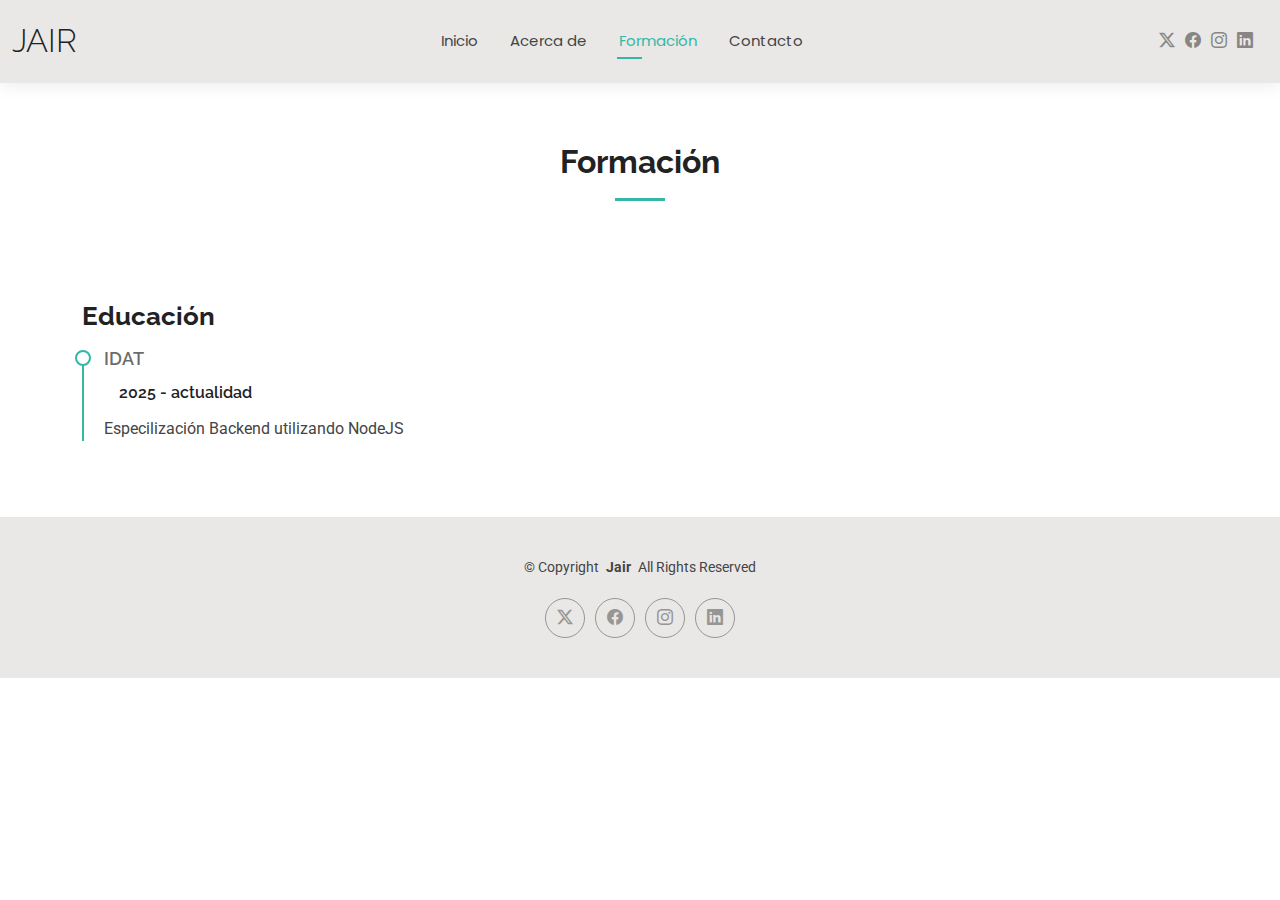
<file: resume.html>
<!DOCTYPE html>
<html lang="en">

<head>
  <meta charset="utf-8">
  <meta content="width=device-width, initial-scale=1.0" name="viewport">
  <title>Formación - Jair Terrones</title>
  <meta name="description" content="">
  <meta name="keywords" content="">

  <!-- Favicons -->
  <link href="assets/img/favicon.png" rel="icon">
  <link href="assets/img/apple-touch-icon.png" rel="apple-touch-icon">

  <!-- Fonts -->
  <link href="https://fonts.googleapis.com" rel="preconnect">
  <link href="https://fonts.gstatic.com" rel="preconnect" crossorigin>
  <link href="https://fonts.googleapis.com/css2?family=Roboto:ital,wght@0,100;0,300;0,400;0,500;0,700;0,900;1,100;1,300;1,400;1,500;1,700;1,900&family=Poppins:ital,wght@0,100;0,200;0,300;0,400;0,500;0,600;0,700;0,800;0,900;1,100;1,200;1,300;1,400;1,500;1,600;1,700;1,800;1,900&family=Raleway:ital,wght@0,100;0,200;0,300;0,400;0,500;0,600;0,700;0,800;0,900;1,100;1,200;1,300;1,400;1,500;1,600;1,700;1,800;1,900&display=swap" rel="stylesheet">

  <!-- Vendor CSS Files -->
  <link href="assets/vendor/bootstrap/css/bootstrap.min.css" rel="stylesheet">
  <link href="assets/vendor/bootstrap-icons/bootstrap-icons.css" rel="stylesheet">
  <link href="assets/vendor/aos/aos.css" rel="stylesheet">
  <link href="assets/vendor/swiper/swiper-bundle.min.css" rel="stylesheet">
  <link href="assets/vendor/glightbox/css/glightbox.min.css" rel="stylesheet">

  <!-- Main CSS File -->
  <link href="assets/css/main.css" rel="stylesheet">

  <!-- =======================================================
  * Template Name: Kelly
  * Template URL: https://bootstrapmade.com/kelly-free-bootstrap-cv-resume-html-template/
  * Updated: Aug 07 2024 with Bootstrap v5.3.3
  * Author: BootstrapMade.com
  * License: https://bootstrapmade.com/license/
  ======================================================== -->
</head>

<body class="resume-page">

  <header id="header" class="header d-flex align-items-center light-background sticky-top">
    <div class="container-fluid position-relative d-flex align-items-center justify-content-between">

      <a href="index.html" class="logo d-flex align-items-center me-auto me-xl-0">
        <!-- Uncomment the line below if you also wish to use an image logo -->
        <!-- <img src="assets/img/logo.png" alt=""> -->
        <h1 class="sitename">Jair</h1>
      </a>

      <nav id="navmenu" class="navmenu">
        <ul>
          <li><a href="index.html">Inicio</a></li>
          <li><a href="about.html">Acerca de</a></li>
          <li><a href="resume.html" class="active">Formación</a></li>
          <li><a href="contact.html">Contacto</a></li>
        </ul>
        <i class="mobile-nav-toggle d-xl-none bi bi-list"></i>
      </nav>

      <div class="header-social-links">
        <a href="#" class="twitter"><i class="bi bi-twitter-x"></i></a>
        <a href="#" class="facebook"><i class="bi bi-facebook"></i></a>
        <a href="#" class="instagram"><i class="bi bi-instagram"></i></a>
        <a href="#" class="linkedin"><i class="bi bi-linkedin"></i></a>
      </div>

    </div>
  </header>

  <main class="main">

    <!-- Resume Section -->
    <section id="resume" class="resume section">

      <!-- Section Title -->
      <div class="container section-title" data-aos="fade-up">
        <h2>Formación</h2>
        <!-- <p>Necessitatibus eius consequatur ex aliquid fuga eum quidem sint consectetur velit</p> -->
      </div><!-- End Section Title -->

      <div class="container">

        <div class="row">

          <div class="col-lg-6" data-aos="fade-up" data-aos-delay="100">

            <h3 class="resume-title">Educación</h3>
            <div class="resume-item">
              <h4>IDAT</h4>
              <h5>2025 - actualidad</h5>
              <!-- <p><em>Rochester Institute of Technology, Rochester, NY</em></p> -->
              <p>Especilización Backend utilizando NodeJS</p>
            </div><!-- Edn Resume Item -->

            <!-- <div class="resume-item">
              <h4>Bachelor of Fine Arts &amp; Graphic Design</h4>
              <h5>2010 - 2014</h5>
              <p><em>Rochester Institute of Technology, Rochester, NY</em></p>
              <p>Quia nobis sequi est occaecati aut. Repudiandae et iusto quae reiciendis et quis Eius vel ratione eius unde vitae rerum voluptates asperiores voluptatem Earum molestiae consequatur neque etlon sader mart dila</p>
            </div>Edn Resume Item -->

          </div>

          <!-- <div class="col-lg-6" data-aos="fade-up" data-aos-delay="200">
            <h3 class="resume-title">Professional Experience</h3>
            <div class="resume-item">
              <h4>Senior graphic design specialist</h4>
              <h5>2019 - Present</h5>
              <p><em>Experion, New York, NY </em></p>
              <ul>
                <li>Lead in the design, development, and implementation of the graphic, layout, and production communication materials</li>
                <li>Delegate tasks to the 7 members of the design team and provide counsel on all aspects of the project. </li>
                <li>Supervise the assessment of all graphic materials in order to ensure quality and accuracy of the design</li>
                <li>Oversee the efficient use of production project budgets ranging from $2,000 - $25,000</li>
              </ul>
            </div>Edn Resume Item -->

            <!-- <div class="resume-item">
              <h4>Graphic design specialist</h4>
              <h5>2017 - 2018</h5>
              <p><em>Stepping Stone Advertising, New York, NY</em></p>
              <ul>
                <li>Developed numerous marketing programs (logos, brochures,infographics, presentations, and advertisements).</li>
                <li>Managed up to 5 projects or tasks at a given time while under pressure</li>
                <li>Recommended and consulted with clients on the most appropriate graphic design</li>
                <li>Created 4+ design presentations and proposals a month for clients and account managers</li>
              </ul>
            </div>Edn Resume Item -->

          </div>

        </div>

      </div>

    </section><!-- /Resume Section -->

  </main>

  <footer id="footer" class="footer light-background">

    <div class="container">
      <div class="copyright text-center ">
        <p>© <span>Copyright</span> <strong class="px-1 sitename">Jair</strong> <span>All Rights Reserved<br></span></p>
      </div>
      <div class="social-links d-flex justify-content-center">
        <a href=""><i class="bi bi-twitter-x"></i></a>
        <a href=""><i class="bi bi-facebook"></i></a>
        <a href=""><i class="bi bi-instagram"></i></a>
        <a href=""><i class="bi bi-linkedin"></i></a>
      </div>
      
    </div>

  </footer>

  <!-- Scroll Top -->
  <a href="#" id="scroll-top" class="scroll-top d-flex align-items-center justify-content-center"><i class="bi bi-arrow-up-short"></i></a>

  <!-- Preloader -->
  <div id="preloader"></div>

  <!-- Vendor JS Files -->
  <script src="assets/vendor/bootstrap/js/bootstrap.bundle.min.js"></script>
  <script src="assets/vendor/php-email-form/validate.js"></script>
  <script src="assets/vendor/aos/aos.js"></script>
  <script src="assets/vendor/waypoints/noframework.waypoints.js"></script>
  <script src="assets/vendor/purecounter/purecounter_vanilla.js"></script>
  <script src="assets/vendor/swiper/swiper-bundle.min.js"></script>
  <script src="assets/vendor/glightbox/js/glightbox.min.js"></script>
  <script src="assets/vendor/imagesloaded/imagesloaded.pkgd.min.js"></script>
  <script src="assets/vendor/isotope-layout/isotope.pkgd.min.js"></script>

  <!-- Main JS File -->
  <script src="assets/js/main.js"></script>

</body>

</html>
</file>
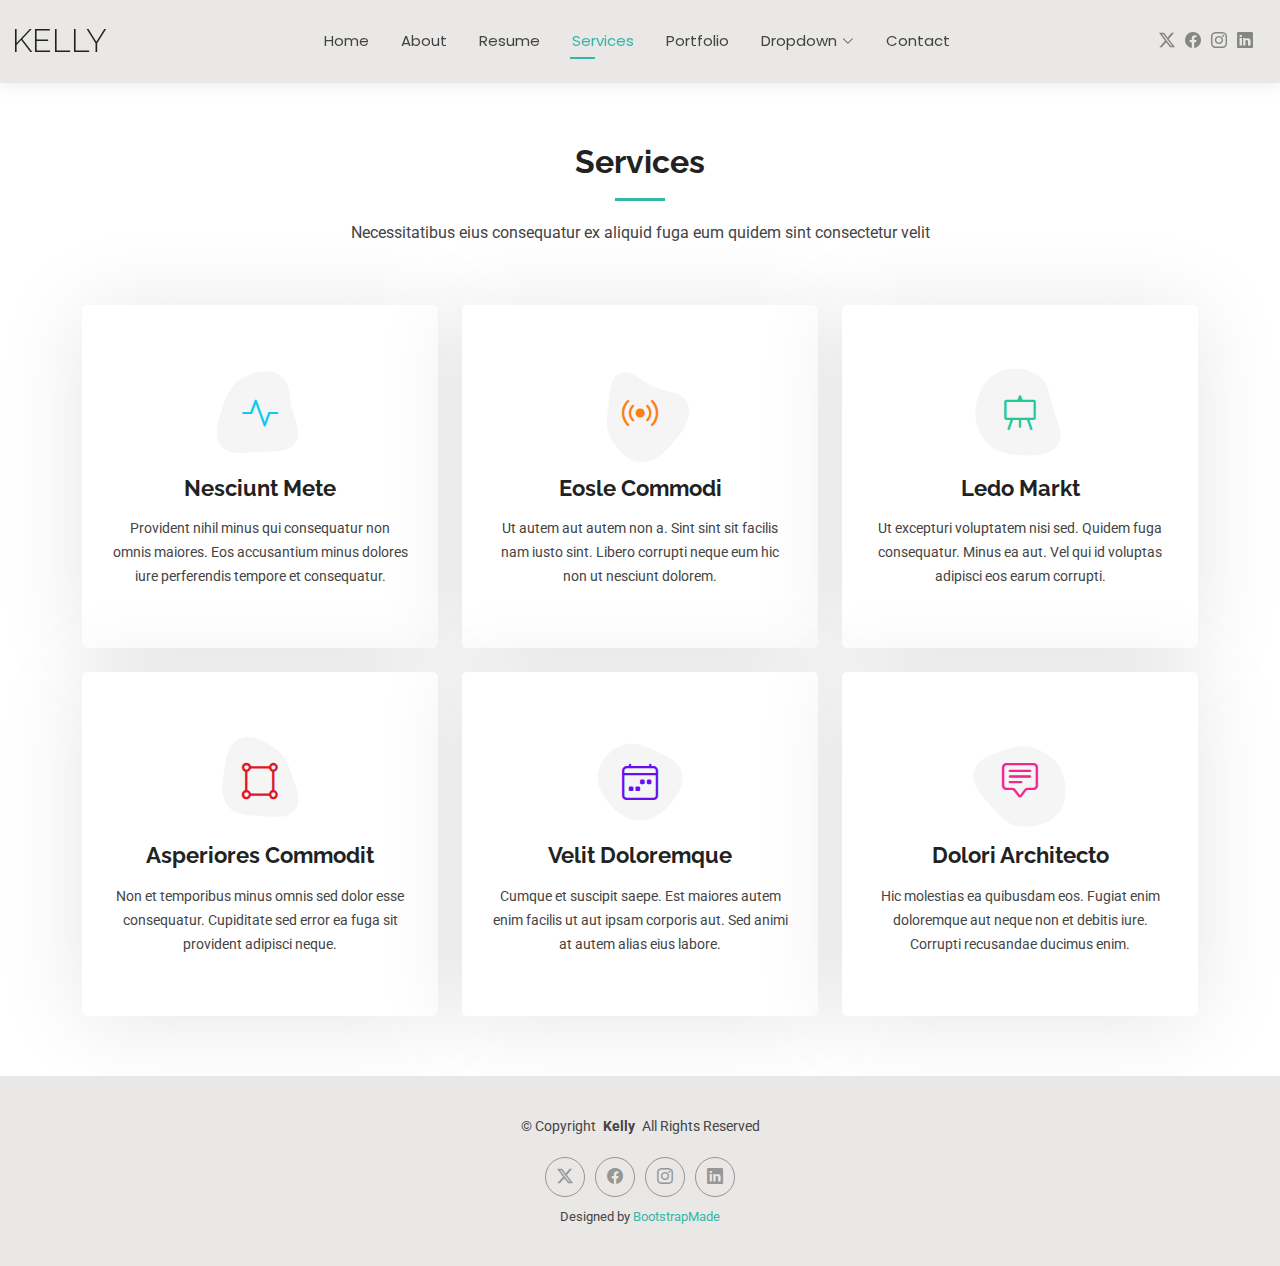
<file: services.html>
<!DOCTYPE html>
<html lang="en">

<head>
  <meta charset="utf-8">
  <meta content="width=device-width, initial-scale=1.0" name="viewport">
  <title>Services - Kelly Bootstrap Template</title>
  <meta name="description" content="">
  <meta name="keywords" content="">

  <!-- Favicons -->
  <link href="assets/img/favicon.png" rel="icon">
  <link href="assets/img/apple-touch-icon.png" rel="apple-touch-icon">

  <!-- Fonts -->
  <link href="https://fonts.googleapis.com" rel="preconnect">
  <link href="https://fonts.gstatic.com" rel="preconnect" crossorigin>
  <link href="https://fonts.googleapis.com/css2?family=Roboto:ital,wght@0,100;0,300;0,400;0,500;0,700;0,900;1,100;1,300;1,400;1,500;1,700;1,900&family=Poppins:ital,wght@0,100;0,200;0,300;0,400;0,500;0,600;0,700;0,800;0,900;1,100;1,200;1,300;1,400;1,500;1,600;1,700;1,800;1,900&family=Raleway:ital,wght@0,100;0,200;0,300;0,400;0,500;0,600;0,700;0,800;0,900;1,100;1,200;1,300;1,400;1,500;1,600;1,700;1,800;1,900&display=swap" rel="stylesheet">

  <!-- Vendor CSS Files -->
  <link href="assets/vendor/bootstrap/css/bootstrap.min.css" rel="stylesheet">
  <link href="assets/vendor/bootstrap-icons/bootstrap-icons.css" rel="stylesheet">
  <link href="assets/vendor/aos/aos.css" rel="stylesheet">
  <link href="assets/vendor/swiper/swiper-bundle.min.css" rel="stylesheet">
  <link href="assets/vendor/glightbox/css/glightbox.min.css" rel="stylesheet">

  <!-- Main CSS File -->
  <link href="assets/css/main.css" rel="stylesheet">

  <!-- =======================================================
  * Template Name: Kelly
  * Template URL: https://bootstrapmade.com/kelly-free-bootstrap-cv-resume-html-template/
  * Updated: Aug 07 2024 with Bootstrap v5.3.3
  * Author: BootstrapMade.com
  * License: https://bootstrapmade.com/license/
  ======================================================== -->
</head>

<body class="services-page">

  <header id="header" class="header d-flex align-items-center light-background sticky-top">
    <div class="container-fluid position-relative d-flex align-items-center justify-content-between">

      <a href="index.html" class="logo d-flex align-items-center me-auto me-xl-0">
        <!-- Uncomment the line below if you also wish to use an image logo -->
        <!-- <img src="assets/img/logo.png" alt=""> -->
        <h1 class="sitename">Kelly</h1>
      </a>

      <nav id="navmenu" class="navmenu">
        <ul>
          <li><a href="index.html">Home</a></li>
          <li><a href="about.html">About</a></li>
          <li><a href="resume.html">Resume</a></li>
          <li><a href="services.html" class="active">Services</a></li>
          <li><a href="portfolio.html">Portfolio</a></li>
          <li class="dropdown"><a href="#"><span>Dropdown</span> <i class="bi bi-chevron-down toggle-dropdown"></i></a>
            <ul>
              <li><a href="#">Dropdown 1</a></li>
              <li class="dropdown"><a href="#"><span>Deep Dropdown</span> <i class="bi bi-chevron-down toggle-dropdown"></i></a>
                <ul>
                  <li><a href="#">Deep Dropdown 1</a></li>
                  <li><a href="#">Deep Dropdown 2</a></li>
                  <li><a href="#">Deep Dropdown 3</a></li>
                  <li><a href="#">Deep Dropdown 4</a></li>
                  <li><a href="#">Deep Dropdown 5</a></li>
                </ul>
              </li>
              <li><a href="#">Dropdown 2</a></li>
              <li><a href="#">Dropdown 3</a></li>
              <li><a href="#">Dropdown 4</a></li>
            </ul>
          </li>
          <li><a href="contact.html">Contact</a></li>
        </ul>
        <i class="mobile-nav-toggle d-xl-none bi bi-list"></i>
      </nav>

      <div class="header-social-links">
        <a href="#" class="twitter"><i class="bi bi-twitter-x"></i></a>
        <a href="#" class="facebook"><i class="bi bi-facebook"></i></a>
        <a href="#" class="instagram"><i class="bi bi-instagram"></i></a>
        <a href="#" class="linkedin"><i class="bi bi-linkedin"></i></a>
      </div>

    </div>
  </header>

  <main class="main">

    <!-- Services Section -->
    <section id="services" class="services section">

      <!-- Section Title -->
      <div class="container section-title" data-aos="fade-up">
        <h2>Services</h2>
        <p>Necessitatibus eius consequatur ex aliquid fuga eum quidem sint consectetur velit</p>
      </div><!-- End Section Title -->

      <div class="container">

        <div class="row gy-4">

          <div class="col-lg-4 col-md-6" data-aos="fade-up" data-aos-delay="100">
            <div class="service-item item-cyan position-relative">
              <div class="icon">
                <svg width="100" height="100" viewBox="0 0 600 600" xmlns="http://www.w3.org/2000/svg">
                  <path stroke="none" stroke-width="0" fill="#f5f5f5" d="M300,521.0016835830174C376.1290562159157,517.8887921683347,466.0731472004068,529.7835943286574,510.70327084640275,468.03025145048787C554.3714126377745,407.6079735673963,508.03601936045806,328.9844924480964,491.2728898941984,256.3432110539036C474.5976632858925,184.082847569629,479.9380746630129,96.60480741107993,416.23090153303,58.64404602377083C348.86323505073057,18.502131276798302,261.93793281208167,40.57373210992963,193.5410806939664,78.93577620505333C130.42746243093433,114.334589627462,98.30271207620316,179.96522072025542,76.75703585869454,249.04625023123273C51.97151888228291,328.5150500222984,13.704378332031375,421.85034740162234,66.52175969318436,486.19268352777647C119.04800174914682,550.1803526380478,217.28368757567262,524.383925680826,300,521.0016835830174"></path>
                </svg>
                <i class="bi bi-activity"></i>
              </div>
              <a href="#" class="stretched-link">
                <h3>Nesciunt Mete</h3>
              </a>
              <p>Provident nihil minus qui consequatur non omnis maiores. Eos accusantium minus dolores iure perferendis tempore et consequatur.</p>
            </div>
          </div><!-- End Service Item -->

          <div class="col-lg-4 col-md-6" data-aos="fade-up" data-aos-delay="200">
            <div class="service-item item-orange position-relative">
              <div class="icon">
                <svg width="100" height="100" viewBox="0 0 600 600" xmlns="http://www.w3.org/2000/svg">
                  <path stroke="none" stroke-width="0" fill="#f5f5f5" d="M300,582.0697525312426C382.5290701553225,586.8405444964366,449.9789794690241,525.3245884688669,502.5850820975895,461.55621195738473C556.606425686781,396.0723002908107,615.8543463187945,314.28637112970534,586.6730223649479,234.56875336149918C558.9533121215079,158.8439757836574,454.9685369536778,164.00468322053177,381.49747125262974,130.76875717737553C312.15926192815925,99.40240125094834,248.97055460311594,18.661163978235184,179.8680185752513,50.54337015887873C110.5421016452524,82.52863877960104,119.82277516462835,180.83849132639028,109.12597500060166,256.43424936330496C100.08760227029461,320.3096726198365,92.17705696193138,384.0621239912766,124.79988738764834,439.7174275375508C164.83382741302287,508.01625554203684,220.96474134820875,577.5009287672846,300,582.0697525312426"></path>
                </svg>
                <i class="bi bi-broadcast"></i>
              </div>
              <a href="#" class="stretched-link">
                <h3>Eosle Commodi</h3>
              </a>
              <p>Ut autem aut autem non a. Sint sint sit facilis nam iusto sint. Libero corrupti neque eum hic non ut nesciunt dolorem.</p>
            </div>
          </div><!-- End Service Item -->

          <div class="col-lg-4 col-md-6" data-aos="fade-up" data-aos-delay="300">
            <div class="service-item item-teal position-relative">
              <div class="icon">
                <svg width="100" height="100" viewBox="0 0 600 600" xmlns="http://www.w3.org/2000/svg">
                  <path stroke="none" stroke-width="0" fill="#f5f5f5" d="M300,541.5067337569781C382.14930387511276,545.0595476570109,479.8736841581634,548.3450877840088,526.4010558755058,480.5488172755941C571.5218469581645,414.80211281144784,517.5187510058486,332.0715597781072,496.52539010469104,255.14436215662573C477.37192572678356,184.95920475031193,473.57363656557914,105.61284051026155,413.0603344069578,65.22779650032875C343.27470386102294,18.654635553484475,251.2091493199835,5.337323636656869,175.0934190732945,40.62881213300186C97.87086631185822,76.43348514350839,51.98124368387456,156.15599469081315,36.44837278890362,239.84606092416172C21.716077023791087,319.22268207091537,43.775223500013084,401.1760424656574,96.891909868211,461.97329694683043C147.22146801428983,519.5804099606455,223.5754009179313,538.201503339737,300,541.5067337569781"></path>
                </svg>
                <i class="bi bi-easel"></i>
              </div>
              <a href="#" class="stretched-link">
                <h3>Ledo Markt</h3>
              </a>
              <p>Ut excepturi voluptatem nisi sed. Quidem fuga consequatur. Minus ea aut. Vel qui id voluptas adipisci eos earum corrupti.</p>
            </div>
          </div><!-- End Service Item -->

          <div class="col-lg-4 col-md-6" data-aos="fade-up" data-aos-delay="400">
            <div class="service-item item-red position-relative">
              <div class="icon">
                <svg width="100" height="100" viewBox="0 0 600 600" xmlns="http://www.w3.org/2000/svg">
                  <path stroke="none" stroke-width="0" fill="#f5f5f5" d="M300,503.46388370962813C374.79870501325706,506.71871716319447,464.8034551963731,527.1746412648533,510.4981551193396,467.86667711651364C555.9287308511215,408.9015244558933,512.6030010748507,327.5744911775523,490.211057578863,256.5855673507754C471.097692560561,195.9906835881958,447.69079081568157,138.11976852964426,395.19560036434837,102.3242989838813C329.3053358748298,57.3949838291264,248.02791733380457,8.279543830951368,175.87071277845988,42.242879143198664C103.41431057327972,76.34704239035025,93.79494320519305,170.9812938413882,81.28167332365135,250.07896920659033C70.17666984294237,320.27484674793965,64.84698225790005,396.69656628748305,111.28512138212992,450.4950937839243C156.20124167950087,502.5303643271138,231.32542653798444,500.4755392045468,300,503.46388370962813"></path>
                </svg>
                <i class="bi bi-bounding-box-circles"></i>
              </div>
              <a href="#" class="stretched-link">
                <h3>Asperiores Commodit</h3>
              </a>
              <p>Non et temporibus minus omnis sed dolor esse consequatur. Cupiditate sed error ea fuga sit provident adipisci neque.</p>
              <a href="#" class="stretched-link"></a>
            </div>
          </div><!-- End Service Item -->

          <div class="col-lg-4 col-md-6" data-aos="fade-up" data-aos-delay="500">
            <div class="service-item item-indigo position-relative">
              <div class="icon">
                <svg width="100" height="100" viewBox="0 0 600 600" xmlns="http://www.w3.org/2000/svg">
                  <path stroke="none" stroke-width="0" fill="#f5f5f5" d="M300,532.3542879108572C369.38199826031484,532.3153073249985,429.10787420159085,491.63046689027357,474.5244479745417,439.17860296908856C522.8885846962883,383.3225815378663,569.1668002868075,314.3205725914397,550.7432151929288,242.7694973846089C532.6665558377875,172.5657663291529,456.2379748765914,142.6223662098291,390.3689995646985,112.34683881706744C326.66090330228417,83.06452184765237,258.84405631176094,53.51806209861945,193.32584062364296,78.48882559362697C121.61183558270385,105.82097193414197,62.805066853699245,167.19869350419734,48.57481801355237,242.6138429142374C34.843463184063346,315.3850353017275,76.69343916112496,383.4422959591041,125.22947124332185,439.3748458443577C170.7312796277747,491.8107796887764,230.57421082200815,532.3932930995766,300,532.3542879108572"></path>
                </svg>
                <i class="bi bi-calendar4-week icon"></i>
              </div>
              <a href="#" class="stretched-link">
                <h3>Velit Doloremque</h3>
              </a>
              <p>Cumque et suscipit saepe. Est maiores autem enim facilis ut aut ipsam corporis aut. Sed animi at autem alias eius labore.</p>
              <a href="#" class="stretched-link"></a>
            </div>
          </div><!-- End Service Item -->

          <div class="col-lg-4 col-md-6" data-aos="fade-up" data-aos-delay="600">
            <div class="service-item item-pink position-relative">
              <div class="icon">
                <svg width="100" height="100" viewBox="0 0 600 600" xmlns="http://www.w3.org/2000/svg">
                  <path stroke="none" stroke-width="0" fill="#f5f5f5" d="M300,566.797414625762C385.7384707136149,576.1784315230908,478.7894351017131,552.8928747891023,531.9192734346935,484.94944893311C584.6109503024035,417.5663521118492,582.489472248146,322.67544863468447,553.9536738515405,242.03673114598146C529.1557734026468,171.96086150256528,465.24506316201064,127.66468636344209,395.9583748389544,100.7403814666027C334.2173773831606,76.7482773500951,269.4350130405921,84.62216499799875,207.1952322260088,107.2889140133804C132.92018162631612,134.33871894543012,41.79353780512637,160.00259165414826,22.644507872594943,236.69541883565114C3.319112789854554,314.0945973066697,72.72355303640163,379.243833228382,124.04198916343866,440.3218312028393C172.9286146004772,498.5055451809895,224.45579914871206,558.5317968840102,300,566.797414625762"></path>
                </svg>
                <i class="bi bi-chat-square-text"></i>
              </div>
              <a href="#" class="stretched-link">
                <h3>Dolori Architecto</h3>
              </a>
              <p>Hic molestias ea quibusdam eos. Fugiat enim doloremque aut neque non et debitis iure. Corrupti recusandae ducimus enim.</p>
              <a href="#" class="stretched-link"></a>
            </div>
          </div><!-- End Service Item -->

        </div>

      </div>

    </section><!-- /Services Section -->

  </main>

  <footer id="footer" class="footer light-background">

    <div class="container">
      <div class="copyright text-center ">
        <p>© <span>Copyright</span> <strong class="px-1 sitename">Kelly</strong> <span>All Rights Reserved<br></span></p>
      </div>
      <div class="social-links d-flex justify-content-center">
        <a href=""><i class="bi bi-twitter-x"></i></a>
        <a href=""><i class="bi bi-facebook"></i></a>
        <a href=""><i class="bi bi-instagram"></i></a>
        <a href=""><i class="bi bi-linkedin"></i></a>
      </div>
      <div class="credits">
        <!-- All the links in the footer should remain intact. -->
        <!-- You can delete the links only if you've purchased the pro version. -->
        <!-- Licensing information: https://bootstrapmade.com/license/ -->
        <!-- Purchase the pro version with working PHP/AJAX contact form: [buy-url] -->
        Designed by <a href="https://bootstrapmade.com/">BootstrapMade</a>
      </div>
    </div>

  </footer>

  <!-- Scroll Top -->
  <a href="#" id="scroll-top" class="scroll-top d-flex align-items-center justify-content-center"><i class="bi bi-arrow-up-short"></i></a>

  <!-- Preloader -->
  <div id="preloader"></div>

  <!-- Vendor JS Files -->
  <script src="assets/vendor/bootstrap/js/bootstrap.bundle.min.js"></script>
  <script src="assets/vendor/php-email-form/validate.js"></script>
  <script src="assets/vendor/aos/aos.js"></script>
  <script src="assets/vendor/waypoints/noframework.waypoints.js"></script>
  <script src="assets/vendor/purecounter/purecounter_vanilla.js"></script>
  <script src="assets/vendor/swiper/swiper-bundle.min.js"></script>
  <script src="assets/vendor/glightbox/js/glightbox.min.js"></script>
  <script src="assets/vendor/imagesloaded/imagesloaded.pkgd.min.js"></script>
  <script src="assets/vendor/isotope-layout/isotope.pkgd.min.js"></script>

  <!-- Main JS File -->
  <script src="assets/js/main.js"></script>

</body>

</html>
</file>
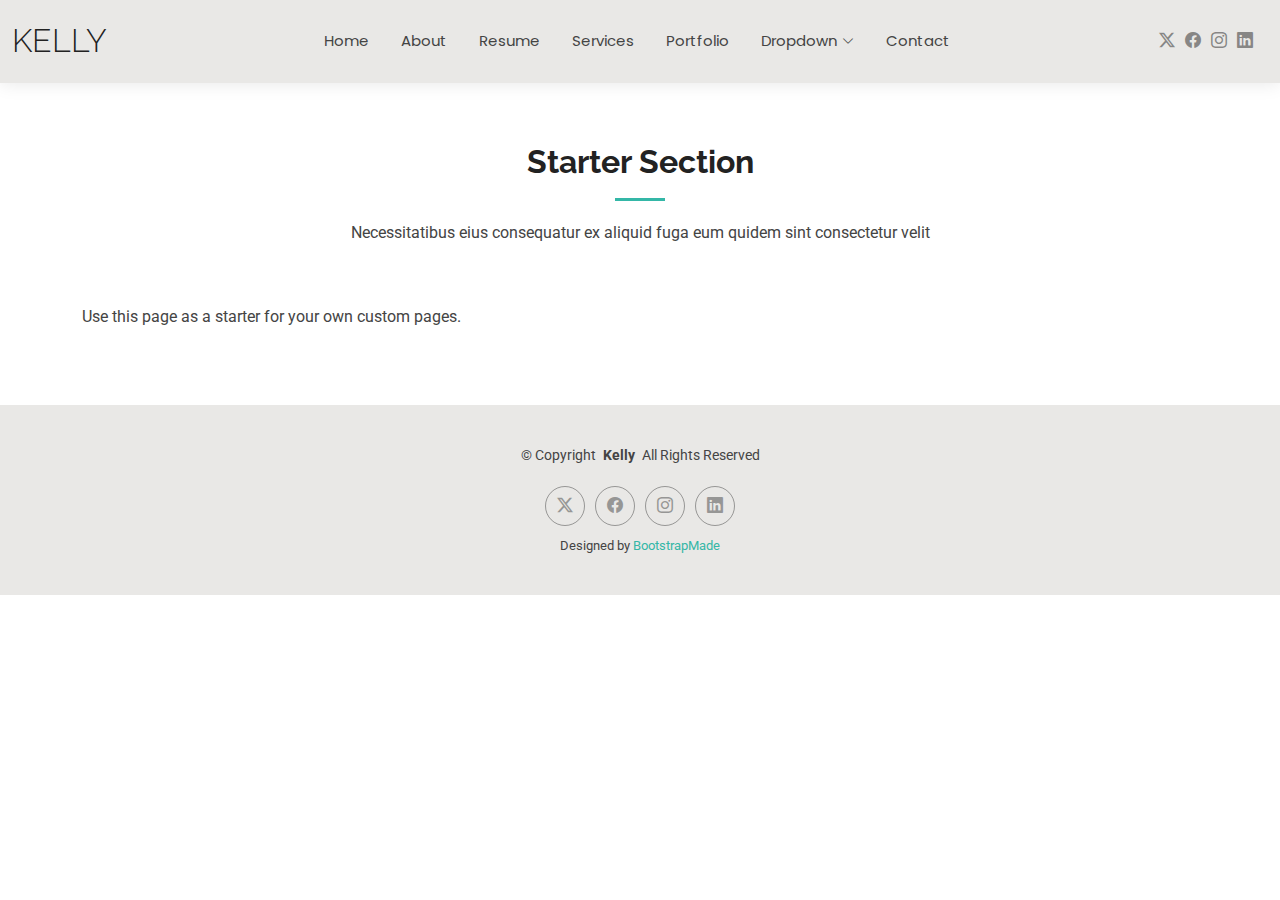
<file: starter-page.html>
<!DOCTYPE html>
<html lang="en">

<head>
  <meta charset="utf-8">
  <meta content="width=device-width, initial-scale=1.0" name="viewport">
  <title>Starter Page - Kelly Bootstrap Template</title>
  <meta name="description" content="">
  <meta name="keywords" content="">

  <!-- Favicons -->
  <link href="assets/img/favicon.png" rel="icon">
  <link href="assets/img/apple-touch-icon.png" rel="apple-touch-icon">

  <!-- Fonts -->
  <link href="https://fonts.googleapis.com" rel="preconnect">
  <link href="https://fonts.gstatic.com" rel="preconnect" crossorigin>
  <link href="https://fonts.googleapis.com/css2?family=Roboto:ital,wght@0,100;0,300;0,400;0,500;0,700;0,900;1,100;1,300;1,400;1,500;1,700;1,900&family=Poppins:ital,wght@0,100;0,200;0,300;0,400;0,500;0,600;0,700;0,800;0,900;1,100;1,200;1,300;1,400;1,500;1,600;1,700;1,800;1,900&family=Raleway:ital,wght@0,100;0,200;0,300;0,400;0,500;0,600;0,700;0,800;0,900;1,100;1,200;1,300;1,400;1,500;1,600;1,700;1,800;1,900&display=swap" rel="stylesheet">

  <!-- Vendor CSS Files -->
  <link href="assets/vendor/bootstrap/css/bootstrap.min.css" rel="stylesheet">
  <link href="assets/vendor/bootstrap-icons/bootstrap-icons.css" rel="stylesheet">
  <link href="assets/vendor/aos/aos.css" rel="stylesheet">
  <link href="assets/vendor/swiper/swiper-bundle.min.css" rel="stylesheet">
  <link href="assets/vendor/glightbox/css/glightbox.min.css" rel="stylesheet">

  <!-- Main CSS File -->
  <link href="assets/css/main.css" rel="stylesheet">

  <!-- =======================================================
  * Template Name: Kelly
  * Template URL: https://bootstrapmade.com/kelly-free-bootstrap-cv-resume-html-template/
  * Updated: Aug 07 2024 with Bootstrap v5.3.3
  * Author: BootstrapMade.com
  * License: https://bootstrapmade.com/license/
  ======================================================== -->
</head>

<body class="starter-page-page">

  <header id="header" class="header d-flex align-items-center light-background sticky-top">
    <div class="container-fluid position-relative d-flex align-items-center justify-content-between">

      <a href="index.html" class="logo d-flex align-items-center me-auto me-xl-0">
        <!-- Uncomment the line below if you also wish to use an image logo -->
        <!-- <img src="assets/img/logo.png" alt=""> -->
        <h1 class="sitename">Kelly</h1>
      </a>

      <nav id="navmenu" class="navmenu">
        <ul>
          <li><a href="index.html">Home</a></li>
          <li><a href="about.html">About</a></li>
          <li><a href="resume.html">Resume</a></li>
          <li><a href="services.html">Services</a></li>
          <li><a href="portfolio.html">Portfolio</a></li>
          <li class="dropdown"><a href="#"><span>Dropdown</span> <i class="bi bi-chevron-down toggle-dropdown"></i></a>
            <ul>
              <li><a href="#">Dropdown 1</a></li>
              <li class="dropdown"><a href="#"><span>Deep Dropdown</span> <i class="bi bi-chevron-down toggle-dropdown"></i></a>
                <ul>
                  <li><a href="#">Deep Dropdown 1</a></li>
                  <li><a href="#">Deep Dropdown 2</a></li>
                  <li><a href="#">Deep Dropdown 3</a></li>
                  <li><a href="#">Deep Dropdown 4</a></li>
                  <li><a href="#">Deep Dropdown 5</a></li>
                </ul>
              </li>
              <li><a href="#">Dropdown 2</a></li>
              <li><a href="#">Dropdown 3</a></li>
              <li><a href="#">Dropdown 4</a></li>
            </ul>
          </li>
          <li><a href="contact.html">Contact</a></li>
        </ul>
        <i class="mobile-nav-toggle d-xl-none bi bi-list"></i>
      </nav>

      <div class="header-social-links">
        <a href="#" class="twitter"><i class="bi bi-twitter-x"></i></a>
        <a href="#" class="facebook"><i class="bi bi-facebook"></i></a>
        <a href="#" class="instagram"><i class="bi bi-instagram"></i></a>
        <a href="#" class="linkedin"><i class="bi bi-linkedin"></i></a>
      </div>

    </div>
  </header>

  <main class="main">

    <!-- Starter Section Section -->
    <section id="starter-section" class="starter-section section">

      <!-- Section Title -->
      <div class="container section-title" data-aos="fade-up">
        <h2>Starter Section</h2>
        <p>Necessitatibus eius consequatur ex aliquid fuga eum quidem sint consectetur velit</p>
      </div><!-- End Section Title -->

      <div class="container" data-aos="fade-up">
        <p>Use this page as a starter for your own custom pages.</p>
      </div>

    </section><!-- /Starter Section Section -->

  </main>

  <footer id="footer" class="footer light-background">

    <div class="container">
      <div class="copyright text-center ">
        <p>© <span>Copyright</span> <strong class="px-1 sitename">Kelly</strong> <span>All Rights Reserved<br></span></p>
      </div>
      <div class="social-links d-flex justify-content-center">
        <a href=""><i class="bi bi-twitter-x"></i></a>
        <a href=""><i class="bi bi-facebook"></i></a>
        <a href=""><i class="bi bi-instagram"></i></a>
        <a href=""><i class="bi bi-linkedin"></i></a>
      </div>
      <div class="credits">
        <!-- All the links in the footer should remain intact. -->
        <!-- You can delete the links only if you've purchased the pro version. -->
        <!-- Licensing information: https://bootstrapmade.com/license/ -->
        <!-- Purchase the pro version with working PHP/AJAX contact form: [buy-url] -->
        Designed by <a href="https://bootstrapmade.com/">BootstrapMade</a>
      </div>
    </div>

  </footer>

  <!-- Scroll Top -->
  <a href="#" id="scroll-top" class="scroll-top d-flex align-items-center justify-content-center"><i class="bi bi-arrow-up-short"></i></a>

  <!-- Preloader -->
  <div id="preloader"></div>

  <!-- Vendor JS Files -->
  <script src="assets/vendor/bootstrap/js/bootstrap.bundle.min.js"></script>
  <script src="assets/vendor/php-email-form/validate.js"></script>
  <script src="assets/vendor/aos/aos.js"></script>
  <script src="assets/vendor/waypoints/noframework.waypoints.js"></script>
  <script src="assets/vendor/purecounter/purecounter_vanilla.js"></script>
  <script src="assets/vendor/swiper/swiper-bundle.min.js"></script>
  <script src="assets/vendor/glightbox/js/glightbox.min.js"></script>
  <script src="assets/vendor/imagesloaded/imagesloaded.pkgd.min.js"></script>
  <script src="assets/vendor/isotope-layout/isotope.pkgd.min.js"></script>

  <!-- Main JS File -->
  <script src="assets/js/main.js"></script>

</body>

</html>
</file>
<file: assets/css/main.css>
/**
* Template Name: Kelly
* Template URL: https://bootstrapmade.com/kelly-free-bootstrap-cv-resume-html-template/
* Updated: Aug 07 2024 with Bootstrap v5.3.3
* Author: BootstrapMade.com
* License: https://bootstrapmade.com/license/
*/

/*--------------------------------------------------------------
# Font & Color Variables
# Help: https://bootstrapmade.com/color-system/
--------------------------------------------------------------*/
/* Fonts */
:root {
  --default-font: "Roboto",  system-ui, -apple-system, "Segoe UI", Roboto, "Helvetica Neue", Arial, "Noto Sans", "Liberation Sans", sans-serif, "Apple Color Emoji", "Segoe UI Emoji", "Segoe UI Symbol", "Noto Color Emoji";
  --heading-font: "Raleway",  sans-serif;
  --nav-font: "Poppins",  sans-serif;
}

/* Global Colors - The following color variables are used throughout the website. Updating them here will change the color scheme of the entire website */
:root { 
  --background-color: #ffffff; /* Background color for the entire website, including individual sections */
  --default-color: #444444; /* Default color used for the majority of the text content across the entire website */
  --heading-color: #222222; /* Color for headings, subheadings and title throughout the website */
  --accent-color: #34b7a7; /* Accent color that represents your brand on the website. It's used for buttons, links, and other elements that need to stand out */
  --surface-color: #ffffff; /* The surface color is used as a background of boxed elements within sections, such as cards, icon boxes, or other elements that require a visual separation from the global background. */
  --contrast-color: #ffffff; /* Contrast color for text, ensuring readability against backgrounds of accent, heading, or default colors. */
}

/* Nav Menu Colors - The following color variables are used specifically for the navigation menu. They are separate from the global colors to allow for more customization options */
:root {
  --nav-color: #444444;  /* The default color of the main navmenu links */
  --nav-hover-color: #34b7a7; /* Applied to main navmenu links when they are hovered over or active */
  --nav-mobile-background-color: #ffffff; /* Used as the background color for mobile navigation menu */
  --nav-dropdown-background-color: #ffffff; /* Used as the background color for dropdown items that appear when hovering over primary navigation items */
  --nav-dropdown-color: #444444; /* Used for navigation links of the dropdown items in the navigation menu. */
  --nav-dropdown-hover-color: #34b7a7; /* Similar to --nav-hover-color, this color is applied to dropdown navigation links when they are hovered over. */
}

/* Color Presets - These classes override global colors when applied to any section or element, providing reuse of the sam color scheme. */

.light-background {
  --background-color: #e9e8e6;
  --surface-color: #ffffff;
}

.dark-background {
  --background-color: #060606;
  --default-color: #ffffff;
  --heading-color: #ffffff;
  --surface-color: #252525;
  --contrast-color: #ffffff;
}

/* Smooth scroll */
:root {
  scroll-behavior: smooth;
}

/*--------------------------------------------------------------
# General Styling & Shared Classes
--------------------------------------------------------------*/
body {
  color: var(--default-color);
  background-color: var(--background-color);
  font-family: var(--default-font);
}

a {
  color: var(--accent-color);
  text-decoration: none;
  transition: 0.3s;
}

a:hover {
  color: color-mix(in srgb, var(--accent-color), transparent 25%);
  text-decoration: none;
}

h1,
h2,
h3,
h4,
h5,
h6 {
  color: var(--heading-color);
  font-family: var(--heading-font);
}

/* PHP Email Form Messages
------------------------------*/
.php-email-form .error-message {
  display: none;
  background: #df1529;
  color: #ffffff;
  text-align: left;
  padding: 15px;
  margin-bottom: 24px;
  font-weight: 600;
}

.php-email-form .sent-message {
  display: none;
  color: #ffffff;
  background: #059652;
  text-align: center;
  padding: 15px;
  margin-bottom: 24px;
  font-weight: 600;
}

.php-email-form .loading {
  display: none;
  background: var(--surface-color);
  text-align: center;
  padding: 15px;
  margin-bottom: 24px;
}

.php-email-form .loading:before {
  content: "";
  display: inline-block;
  border-radius: 50%;
  width: 24px;
  height: 24px;
  margin: 0 10px -6px 0;
  border: 3px solid var(--accent-color);
  border-top-color: var(--surface-color);
  animation: php-email-form-loading 1s linear infinite;
}

@keyframes php-email-form-loading {
  0% {
    transform: rotate(0deg);
  }

  100% {
    transform: rotate(360deg);
  }
}

/*--------------------------------------------------------------
# Global Header
--------------------------------------------------------------*/
.text-title{
  color: #fff;
}

.header {
  color: var(--default-color);
  background-color: var(--background-color);
  padding: 15px 0;
  transition: all 0.5s;
  z-index: 997;
  box-shadow: 0px 0 18px rgba(0, 0, 0, 0.1);
}

.header .logo {
  line-height: 1;
}

.header .logo img {
  max-height: 36px;
  margin-right: 8px;
}

.header .logo h1 {
  font-size: 32px;
  margin: 0;
  font-weight: 300;
  text-transform: uppercase;
  color: var(--heading-color);
}

.header .header-social-links {
  padding-right: 15px;
}

.header .header-social-links a {
  color: color-mix(in srgb, var(--default-color), transparent 40%);
  padding-left: 6px;
  display: inline-block;
  transition: 0.3s;
  font-size: 16px;
}

.header .header-social-links a:hover {
  color: var(--accent-color);
}

.header .header-social-links a i {
  line-height: 0px;
}

@media (max-width: 1200px) {
  .header .logo {
    order: 1;
  }

  .header .header-social-links {
    order: 2;
  }

  .header .navmenu {
    order: 3;
  }
}

/*--------------------------------------------------------------
# Navigation Menu
--------------------------------------------------------------*/
/* Desktop Navigation */
@media (min-width: 1200px) {
  .navmenu {
    padding: 0;
  }

  .navmenu ul {
    margin: 0;
    padding: 0;
    display: flex;
    list-style: none;
    align-items: center;
  }

  .navmenu li {
    position: relative;
  }

  .navmenu>ul>li {
    white-space: nowrap;
    padding: 15px 14px;
  }

  .navmenu>ul>li:last-child {
    padding-right: 0;
  }

  .navmenu a,
  .navmenu a:focus {
    color: var(--nav-color);
    font-size: 15px;
    padding: 0 2px;
    font-family: var(--nav-font);
    font-weight: 400;
    display: flex;
    align-items: center;
    justify-content: space-between;
    white-space: nowrap;
    transition: 0.3s;
    position: relative;
  }

  .navmenu a i,
  .navmenu a:focus i {
    font-size: 12px;
    line-height: 0;
    margin-left: 5px;
    transition: 0.3s;
  }

  .navmenu>ul>li>a:before {
    content: "";
    position: absolute;
    height: 2px;
    bottom: -6px;
    left: 0;
    background-color: var(--nav-hover-color);
    visibility: hidden;
    width: 0px;
    transition: all 0.3s ease-in-out 0s;
  }

  .navmenu a:hover:before,
  .navmenu li:hover>a:before,
  .navmenu .active:before {
    visibility: visible;
    width: 25px;
  }

  .navmenu li:hover>a,
  .navmenu .active,
  .navmenu .active:focus {
    color: var(--nav-hover-color);
  }

  .navmenu .dropdown ul {
    margin: 0;
    padding: 10px 0;
    background: var(--nav-dropdown-background-color);
    display: block;
    position: absolute;
    visibility: hidden;
    left: 14px;
    top: 130%;
    opacity: 0;
    transition: 0.3s;
    border-radius: 4px;
    z-index: 99;
    box-shadow: 0px 0px 30px rgba(0, 0, 0, 0.1);
  }

  .navmenu .dropdown ul li {
    min-width: 200px;
  }

  .navmenu .dropdown ul a {
    padding: 10px 20px;
    font-size: 15px;
    text-transform: none;
    color: var(--nav-dropdown-color);
  }

  .navmenu .dropdown ul a i {
    font-size: 12px;
  }

  .navmenu .dropdown ul a:hover,
  .navmenu .dropdown ul .active:hover,
  .navmenu .dropdown ul li:hover>a {
    color: var(--nav-dropdown-hover-color);
  }

  .navmenu .dropdown:hover>ul {
    opacity: 1;
    top: 100%;
    visibility: visible;
  }

  .navmenu .dropdown .dropdown ul {
    top: 0;
    left: -90%;
    visibility: hidden;
  }

  .navmenu .dropdown .dropdown:hover>ul {
    opacity: 1;
    top: 0;
    left: -100%;
    visibility: visible;
  }
}

/* Mobile Navigation */
@media (max-width: 1199px) {
  .mobile-nav-toggle {
    color: var(--nav-color);
    font-size: 28px;
    line-height: 0;
    margin-right: 10px;
    cursor: pointer;
    transition: color 0.3s;
  }

  .navmenu {
    padding: 0;
    z-index: 9997;
  }

  .navmenu ul {
    display: none;
    list-style: none;
    position: absolute;
    inset: 60px 20px 20px 20px;
    padding: 10px 0;
    margin: 0;
    border-radius: 6px;
    background-color: var(--nav-mobile-background-color);
    border: 1px solid color-mix(in srgb, var(--default-color), transparent 90%);
    box-shadow: none;
    overflow-y: auto;
    transition: 0.3s;
    z-index: 9998;
  }

  .navmenu a,
  .navmenu a:focus {
    color: var(--nav-dropdown-color);
    padding: 10px 20px;
    font-family: var(--nav-font);
    font-size: 17px;
    font-weight: 500;
    display: flex;
    align-items: center;
    justify-content: space-between;
    white-space: nowrap;
    transition: 0.3s;
  }

  .navmenu a i,
  .navmenu a:focus i {
    font-size: 12px;
    line-height: 0;
    margin-left: 5px;
    width: 30px;
    height: 30px;
    display: flex;
    align-items: center;
    justify-content: center;
    border-radius: 50%;
    transition: 0.3s;
    background-color: color-mix(in srgb, var(--accent-color), transparent 90%);
  }

  .navmenu a i:hover,
  .navmenu a:focus i:hover {
    background-color: var(--accent-color);
    color: var(--contrast-color);
  }

  .navmenu a:hover,
  .navmenu .active,
  .navmenu .active:focus {
    color: var(--nav-dropdown-hover-color);
  }

  .navmenu .active i,
  .navmenu .active:focus i {
    background-color: var(--accent-color);
    color: var(--contrast-color);
    transform: rotate(180deg);
  }

  .navmenu .dropdown ul {
    position: static;
    display: none;
    z-index: 99;
    padding: 10px 0;
    margin: 10px 20px;
    background-color: var(--nav-dropdown-background-color);
    transition: all 0.5s ease-in-out;
  }

  .navmenu .dropdown ul ul {
    background-color: rgba(33, 37, 41, 0.1);
  }

  .navmenu .dropdown>.dropdown-active {
    display: block;
    background-color: rgba(33, 37, 41, 0.03);
  }

  .mobile-nav-active {
    overflow: hidden;
  }

  .mobile-nav-active .mobile-nav-toggle {
    color: #fff;
    position: absolute;
    font-size: 32px;
    top: 15px;
    right: 15px;
    margin-right: 0;
    z-index: 9999;
  }

  .mobile-nav-active .navmenu {
    position: fixed;
    overflow: hidden;
    inset: 0;
    background: rgba(33, 37, 41, 0.8);
    transition: 0.3s;
  }

  .mobile-nav-active .navmenu>ul {
    display: block;
  }
}

/*--------------------------------------------------------------
# Global Footer
--------------------------------------------------------------*/
.footer {
  color: var(--default-color);
  background-color: var(--background-color);
  font-size: 14px;
  padding: 40px 0;
  position: relative;
}

.footer .copyright p {
  margin-bottom: 0;
}

.footer .social-links {
  margin-top: 20px;
}

.footer .social-links a {
  display: flex;
  align-items: center;
  justify-content: center;
  width: 40px;
  height: 40px;
  border-radius: 50%;
  border: 1px solid color-mix(in srgb, var(--default-color), transparent 50%);
  font-size: 16px;
  color: color-mix(in srgb, var(--default-color), transparent 50%);
  margin: 0 5px;
  transition: 0.3s;
}

.footer .social-links a:hover {
  color: var(--accent-color);
  border-color: var(--accent-color);
}

.footer .credits {
  margin-top: 10px;
  font-size: 13px;
  text-align: center;
}

/*--------------------------------------------------------------
# Preloader
--------------------------------------------------------------*/
#preloader {
  position: fixed;
  inset: 0;
  z-index: 9999;
  overflow: hidden;
  background-color: var(--background-color);
  transition: all 0.6s ease-out;
  width: 100%;
  height: 100vh;
}

#preloader:before,
#preloader:after {
  content: "";
  position: absolute;
  border: 4px solid var(--accent-color);
  border-radius: 50%;
  animation: animate-preloader 2s cubic-bezier(0, 0.2, 0.8, 1) infinite;
}

#preloader:after {
  animation-delay: -0.5s;
}

@keyframes animate-preloader {
  0% {
    width: 10px;
    height: 10px;
    top: calc(50% - 5px);
    left: calc(50% - 5px);
    opacity: 1;
  }

  100% {
    width: 72px;
    height: 72px;
    top: calc(50% - 36px);
    left: calc(50% - 36px);
    opacity: 0;
  }
}

/*--------------------------------------------------------------
# Scroll Top Button
--------------------------------------------------------------*/
.scroll-top {
  position: fixed;
  visibility: hidden;
  opacity: 0;
  right: 15px;
  bottom: -15px;
  z-index: 99999;
  background-color: var(--accent-color);
  width: 44px;
  height: 44px;
  border-radius: 50px;
  transition: all 0.4s;
}

.scroll-top i {
  font-size: 24px;
  color: var(--contrast-color);
  line-height: 0;
}

.scroll-top:hover {
  background-color: color-mix(in srgb, var(--accent-color), transparent 20%);
  color: var(--contrast-color);
}

.scroll-top.active {
  visibility: visible;
  opacity: 1;
  bottom: 15px;
}

/*--------------------------------------------------------------
# Disable aos animation delay on mobile devices
--------------------------------------------------------------*/
@media screen and (max-width: 768px) {
  [data-aos-delay] {
    transition-delay: 0 !important;
  }
}

/*--------------------------------------------------------------
# Global Page Titles & Breadcrumbs
--------------------------------------------------------------*/
.page-title {
  color: var(--default-color);
  background-color: var(--background-color);
  padding: 25px 0;
  position: relative;
  border-bottom: 1px solid color-mix(in srgb, var(--default-color), transparent 85%);
}

.page-title h1 {
  font-size: 24px;
  font-weight: 400;
}

.page-title .breadcrumbs ol {
  display: flex;
  flex-wrap: wrap;
  list-style: none;
  padding: 0;
  margin: 0;
  font-size: 14px;
  font-weight: 400;
}

.page-title .breadcrumbs ol li+li {
  padding-left: 10px;
}

.page-title .breadcrumbs ol li+li::before {
  content: "/";
  display: inline-block;
  padding-right: 10px;
  color: color-mix(in srgb, var(--default-color), transparent 70%);
}

/*--------------------------------------------------------------
# Global Sections
--------------------------------------------------------------*/
section,
.section {
  color: var(--default-color);
  background-color: var(--background-color);
  padding: 60px 0;
  scroll-margin-top: 100px;
  overflow: clip;
}

@media (max-width: 1199px) {

  section,
  .section {
    scroll-margin-top: 66px;
  }
}

/*--------------------------------------------------------------
# Global Section Titles
--------------------------------------------------------------*/
.section-title {
  text-align: center;
  padding-bottom: 60px;
  position: relative;
}

.section-title h2 {
  font-size: 32px;
  font-weight: 700;
  margin-bottom: 20px;
  padding-bottom: 20px;
  position: relative;
}

.section-title h2:after {
  content: "";
  position: absolute;
  display: block;
  width: 50px;
  height: 3px;
  background: var(--accent-color);
  left: 0;
  right: 0;
  bottom: 0;
  margin: auto;
}

.section-title p {
  margin-bottom: 0;
}

/*--------------------------------------------------------------
# Hero Section
--------------------------------------------------------------*/
.hero {
  width: 100%;
  min-height: calc(100vh - 82px);
  position: relative;
  padding: 80px 0;
  display: flex;
  align-items: center;
  justify-content: center;
}

@media (max-width: 1200px) {
  .hero {
    min-height: calc(100vh - 68px);
  }
}

.hero img {
  position: absolute;
  inset: 0;
  display: block;
  width: 100%;
  height: 100%;
  object-fit: cover;
  z-index: 1;
}

.hero .container {
  position: relative;
  z-index: 3;
}

.hero h2 {
  margin: 0;
  font-size: 48px;
  font-weight: 700;
}

.hero p {
  margin: 10px 0 0 0;
  font-size: 24px;
  color: var(--heading-color);
}

.hero .btn-get-started {
  color: var(--contrast-color);
  background: var(--accent-color);
  font-family: var(--heading-font);
  text-transform: uppercase;
  font-weight: 600;
  font-size: 12px;
  letter-spacing: 1px;
  display: inline-block;
  padding: 12px 40px;
  border-radius: 50px;
  transition: 0.5s;
  margin-top: 30px;
}

.hero .btn-get-started:hover {
  background: color-mix(in srgb, var(--accent-color) 90%, white 20%);
}

@media (max-width: 768px) {
  .hero h2 {
    font-size: 32px;
  }

  .hero p {
    font-size: 18px;
  }
}

/*--------------------------------------------------------------
# About Section
--------------------------------------------------------------*/
.about .content h2 {
  font-weight: 700;
  font-size: 24px;
}

.about .content ul {
  list-style: none;
  padding: 0;
}

.about .content ul li {
  margin-bottom: 20px;
  display: flex;
  align-items: center;
}

.about .content ul strong {
  margin-right: 10px;
}

.about .content ul i {
  font-size: 16px;
  margin-right: 5px;
  color: var(--accent-color);
  line-height: 0;
}

/*--------------------------------------------------------------
# Skills Section
--------------------------------------------------------------*/
.skills .progress {
  height: 60px;
  display: block;
  background: none;
  border-radius: 0;
}

.skills .progress .skill {
  color: var(--heading-color);
  padding: 0;
  margin: 0 0 6px 0;
  text-transform: uppercase;
  display: block;
  font-weight: 600;
  font-family: var(--heading-font);
}

.skills .progress .skill .val {
  float: right;
  font-style: normal;
}

.skills .progress-bar-wrap {
  background: color-mix(in srgb, var(--default-color), transparent 90%);
  height: 10px;
}

.skills .progress-bar {
  width: 1px;
  height: 10px;
  transition: 0.9s;
  background-color: var(--accent-color);
}

/*--------------------------------------------------------------
# Stats Section
--------------------------------------------------------------*/
.stats .stats-item {
  padding: 30px;
  width: 100%;
}

.stats .stats-item span {
  color: var(--heading-color);
  font-size: 48px;
  display: block;
  font-weight: 700;
  margin-bottom: 20px;
  padding-bottom: 20px;
  position: relative;
}

.stats .stats-item span:after {
  content: "";
  position: absolute;
  display: block;
  width: 25px;
  height: 3px;
  background: var(--accent-color);
  left: 0;
  right: 0;
  bottom: 0;
  margin: auto;
}

.stats .stats-item p {
  color: color-mix(in srgb, var(--default-color), transparent 40%);
  padding: 0;
  margin: 0;
  font-family: var(--heading-font);
  font-weight: 500;
}

/*--------------------------------------------------------------
# Testimonials Section
--------------------------------------------------------------*/
.testimonials .section-header {
  margin-bottom: 40px;
}

.testimonials .testimonials-carousel,
.testimonials .testimonials-slider {
  overflow: hidden;
}

.testimonials .testimonial-item {
  text-align: center;
}

.testimonials .testimonial-item .testimonial-img {
  width: 120px;
  border-radius: 50%;
  border: 4px solid var(--background-color);
  margin: 0 auto;
}

.testimonials .testimonial-item h3 {
  font-size: 20px;
  font-weight: bold;
  margin: 10px 0 5px 0;
}

.testimonials .testimonial-item h4 {
  font-size: 14px;
  color: color-mix(in srgb, var(--default-color), transparent 40%);
  margin: 0 0 15px 0;
}

.testimonials .testimonial-item .stars {
  margin-bottom: 15px;
}

.testimonials .testimonial-item .stars i {
  color: #ffc107;
  margin: 0 1px;
}

.testimonials .testimonial-item .quote-icon-left,
.testimonials .testimonial-item .quote-icon-right {
  color: color-mix(in srgb, var(--accent-color), transparent 50%);
  font-size: 26px;
  line-height: 0;
}

.testimonials .testimonial-item .quote-icon-left {
  display: inline-block;
  left: -5px;
  position: relative;
}

.testimonials .testimonial-item .quote-icon-right {
  display: inline-block;
  right: -5px;
  position: relative;
  top: 10px;
  transform: scale(-1, -1);
}

.testimonials .testimonial-item p {
  font-style: italic;
  margin: 0 auto 15px auto;
}

.testimonials .swiper-wrapper {
  height: auto;
}

.testimonials .swiper-pagination {
  margin-top: 20px;
  position: relative;
}

.testimonials .swiper-pagination .swiper-pagination-bullet {
  width: 12px;
  height: 12px;
  opacity: 1;
  background-color: color-mix(in srgb, var(--default-color), transparent 85%);
}

.testimonials .swiper-pagination .swiper-pagination-bullet-active {
  background-color: var(--accent-color);
}

@media (min-width: 992px) {
  .testimonials .testimonial-item p {
    width: 80%;
  }
}

/*--------------------------------------------------------------
# Resume Section
--------------------------------------------------------------*/
.resume .resume-title {
  color: var(--heading-color);
  font-size: 26px;
  font-weight: 700;
  margin-top: 20px;
  margin-bottom: 20px;
}

.resume .resume-item {
  padding: 0 0 20px 20px;
  margin-top: -2px;
  border-left: 2px solid var(--accent-color);
  position: relative;
}

.resume .resume-item h4 {
  line-height: 18px;
  font-size: 18px;
  font-weight: 600;
  text-transform: uppercase;
  color: color-mix(in srgb, var(--default-color), transparent 20%);
  margin-bottom: 10px;
}

.resume .resume-item h5 {
  font-size: 16px;
  padding: 5px 15px;
  display: inline-block;
  font-weight: 600;
  margin-bottom: 10px;
}

.resume .resume-item ul {
  padding-left: 20px;
}

.resume .resume-item ul li {
  padding-bottom: 10px;
}

.resume .resume-item:last-child {
  padding-bottom: 0;
}

.resume .resume-item::before {
  content: "";
  position: absolute;
  width: 16px;
  height: 16px;
  border-radius: 50px;
  left: -9px;
  top: 0;
  background: var(--background-color);
  border: 2px solid var(--accent-color);
}

/*--------------------------------------------------------------
# Services Section
--------------------------------------------------------------*/
.services .service-item {
  background-color: var(--surface-color);
  box-shadow: 0px 5px 90px 0px rgba(0, 0, 0, 0.1);
  height: 100%;
  padding: 60px 30px;
  text-align: center;
  transition: 0.3s;
  border-radius: 5px;
}

.services .service-item .icon {
  margin: 0 auto;
  width: 100px;
  height: 100px;
  display: flex;
  align-items: center;
  justify-content: center;
  transition: ease-in-out 0.3s;
  position: relative;
}

.services .service-item .icon i {
  font-size: 36px;
  transition: 0.5s;
  position: relative;
}

.services .service-item .icon svg {
  position: absolute;
  top: 0;
  left: 0;
}

.services .service-item .icon svg path {
  transition: 0.5s;
  fill: color-mix(in srgb, var(--default-color), transparent 95%);
}

.services .service-item h3 {
  font-weight: 700;
  margin: 10px 0 15px 0;
  font-size: 22px;
}

.services .service-item p {
  line-height: 24px;
  font-size: 14px;
  margin-bottom: 0;
}

.services .service-item:hover {
  box-shadow: 0px 5px 35px 0px rgba(0, 0, 0, 0.1);
}

.services .service-item.item-cyan i {
  color: #0dcaf0;
}

.services .service-item.item-cyan:hover .icon i {
  color: #fff;
}

.services .service-item.item-cyan:hover .icon path {
  fill: #0dcaf0;
}

.services .service-item.item-orange i {
  color: #fd7e14;
}

.services .service-item.item-orange:hover .icon i {
  color: #fff;
}

.services .service-item.item-orange:hover .icon path {
  fill: #fd7e14;
}

.services .service-item.item-teal i {
  color: #20c997;
}

.services .service-item.item-teal:hover .icon i {
  color: #fff;
}

.services .service-item.item-teal:hover .icon path {
  fill: #20c997;
}

.services .service-item.item-red i {
  color: #df1529;
}

.services .service-item.item-red:hover .icon i {
  color: #fff;
}

.services .service-item.item-red:hover .icon path {
  fill: #df1529;
}

.services .service-item.item-indigo i {
  color: #6610f2;
}

.services .service-item.item-indigo:hover .icon i {
  color: #fff;
}

.services .service-item.item-indigo:hover .icon path {
  fill: #6610f2;
}

.services .service-item.item-pink i {
  color: #f3268c;
}

.services .service-item.item-pink:hover .icon i {
  color: #fff;
}

.services .service-item.item-pink:hover .icon path {
  fill: #f3268c;
}

/*--------------------------------------------------------------
# Portfolio Section
--------------------------------------------------------------*/
.portfolio .portfolio-filters {
  padding: 0;
  margin: 0 auto 20px auto;
  list-style: none;
  text-align: center;
}

.portfolio .portfolio-filters li {
  cursor: pointer;
  display: inline-block;
  padding: 8px 20px 10px 20px;
  margin: 0;
  font-size: 15px;
  font-weight: 500;
  line-height: 1;
  margin-bottom: 5px;
  border-radius: 50px;
  transition: all 0.3s ease-in-out;
  font-family: var(--heading-font);
}

.portfolio .portfolio-filters li:hover,
.portfolio .portfolio-filters li.filter-active {
  color: var(--contrast-color);
  background-color: var(--accent-color);
}

.portfolio .portfolio-filters li:first-child {
  margin-left: 0;
}

.portfolio .portfolio-filters li:last-child {
  margin-right: 0;
}

@media (max-width: 575px) {
  .portfolio .portfolio-filters li {
    font-size: 14px;
    margin: 0 0 10px 0;
  }
}

.portfolio .portfolio-item {
  position: relative;
  overflow: hidden;
}

.portfolio .portfolio-item .portfolio-info {
  opacity: 0;
  position: absolute;
  left: 12px;
  right: 12px;
  bottom: -100%;
  z-index: 3;
  transition: all ease-in-out 0.5s;
  background: color-mix(in srgb, var(--surface-color), transparent 10%);
  padding: 15px;
}

.portfolio .portfolio-item .portfolio-info h4 {
  font-size: 18px;
  font-weight: 600;
  padding-right: 50px;
}

.portfolio .portfolio-item .portfolio-info p {
  color: color-mix(in srgb, var(--default-color), transparent 30%);
  font-size: 14px;
  margin-bottom: 0;
  padding-right: 50px;
}

.portfolio .portfolio-item .portfolio-info .preview-link,
.portfolio .portfolio-item .portfolio-info .details-link {
  position: absolute;
  right: 50px;
  font-size: 24px;
  top: calc(50% - 14px);
  color: color-mix(in srgb, var(--default-color), transparent 30%);
  transition: 0.3s;
  line-height: 0;
}

.portfolio .portfolio-item .portfolio-info .preview-link:hover,
.portfolio .portfolio-item .portfolio-info .details-link:hover {
  color: var(--accent-color);
}

.portfolio .portfolio-item .portfolio-info .details-link {
  right: 14px;
  font-size: 28px;
}

.portfolio .portfolio-item:hover .portfolio-info {
  opacity: 1;
  bottom: 0;
}

/*--------------------------------------------------------------
# Portfolio Details Section
--------------------------------------------------------------*/
.portfolio-details .portfolio-details-slider img {
  width: 100%;
}

.portfolio-details .portfolio-details-slider .swiper-pagination {
  margin-top: 20px;
  position: relative;
}

.portfolio-details .portfolio-details-slider .swiper-pagination .swiper-pagination-bullet {
  width: 12px;
  height: 12px;
  background-color: color-mix(in srgb, var(--default-color), transparent 85%);
  opacity: 1;
}

.portfolio-details .portfolio-details-slider .swiper-pagination .swiper-pagination-bullet-active {
  background-color: var(--accent-color);
}

.portfolio-details .portfolio-info {
  background-color: var(--surface-color);
  padding: 30px;
  box-shadow: 0px 0 30px rgba(0, 0, 0, 0.1);
}

.portfolio-details .portfolio-info h3 {
  font-size: 22px;
  font-weight: 700;
  margin-bottom: 20px;
  padding-bottom: 20px;
  border-bottom: 1px solid color-mix(in srgb, var(--default-color), transparent 85%);
}

.portfolio-details .portfolio-info ul {
  list-style: none;
  padding: 0;
  font-size: 15px;
}

.portfolio-details .portfolio-info ul li+li {
  margin-top: 10px;
}

.portfolio-details .portfolio-description {
  padding-top: 30px;
}

.portfolio-details .portfolio-description h2 {
  font-size: 26px;
  font-weight: 700;
  margin-bottom: 20px;
}

.portfolio-details .portfolio-description p {
  padding: 0;
  color: color-mix(in srgb, var(--default-color), transparent 30%);
}

/*--------------------------------------------------------------
# Contact Section
--------------------------------------------------------------*/
.contact .info-wrap {
  background-color: var(--surface-color);
  box-shadow: 0px 0px 20px rgba(0, 0, 0, 0.1);
  padding: 30px;
}

@media (max-width: 575px) {
  .contact .info-wrap {
    padding: 20px;
  }
}

.contact .info-item {
  margin-bottom: 40px;
}

.contact .info-item i {
  font-size: 20px;
  color: var(--accent-color);
  background: color-mix(in srgb, var(--accent-color), transparent 92%);
  width: 44px;
  height: 44px;
  display: flex;
  justify-content: center;
  align-items: center;
  border-radius: 50px;
  transition: all 0.3s ease-in-out;
  margin-right: 15px;
}

.contact .info-item h3 {
  padding: 0;
  font-size: 18px;
  font-weight: 700;
  margin-bottom: 5px;
}

.contact .info-item p {
  padding: 0;
  margin-bottom: 0;
  font-size: 14px;
}

.contact .info-item:hover i {
  background: var(--accent-color);
  color: var(--contrast-color);
}

.contact .php-email-form {
  background-color: var(--surface-color);
  height: 100%;
  padding: 30px;
  box-shadow: 0px 0px 20px rgba(0, 0, 0, 0.1);
}

@media (max-width: 575px) {
  .contact .php-email-form {
    padding: 20px;
  }
}

.contact .php-email-form input[type=text],
.contact .php-email-form input[type=email],
.contact .php-email-form textarea {
  font-size: 14px;
  padding: 10px 15px;
  box-shadow: none;
  border-radius: 0;
  color: var(--default-color);
  background-color: var(--surface-color);
  border-color: color-mix(in srgb, var(--default-color), transparent 80%);
}

.contact .php-email-form input[type=text]:focus,
.contact .php-email-form input[type=email]:focus,
.contact .php-email-form textarea:focus {
  border-color: var(--accent-color);
}

.contact .php-email-form input[type=text]::placeholder,
.contact .php-email-form input[type=email]::placeholder,
.contact .php-email-form textarea::placeholder {
  color: color-mix(in srgb, var(--default-color), transparent 70%);
}

.contact .php-email-form button[type=submit] {
  color: var(--contrast-color);
  background: var(--accent-color);
  border: 0;
  padding: 10px 30px;
  transition: 0.4s;
  border-radius: 50px;
}

.contact .php-email-form button[type=submit]:hover {
  background: color-mix(in srgb, var(--accent-color), transparent 25%);
}

/*--------------------------------------------------------------
# Starter Section Section
--------------------------------------------------------------*/
.starter-section {
  /* Add your styles here */
}
</file>
